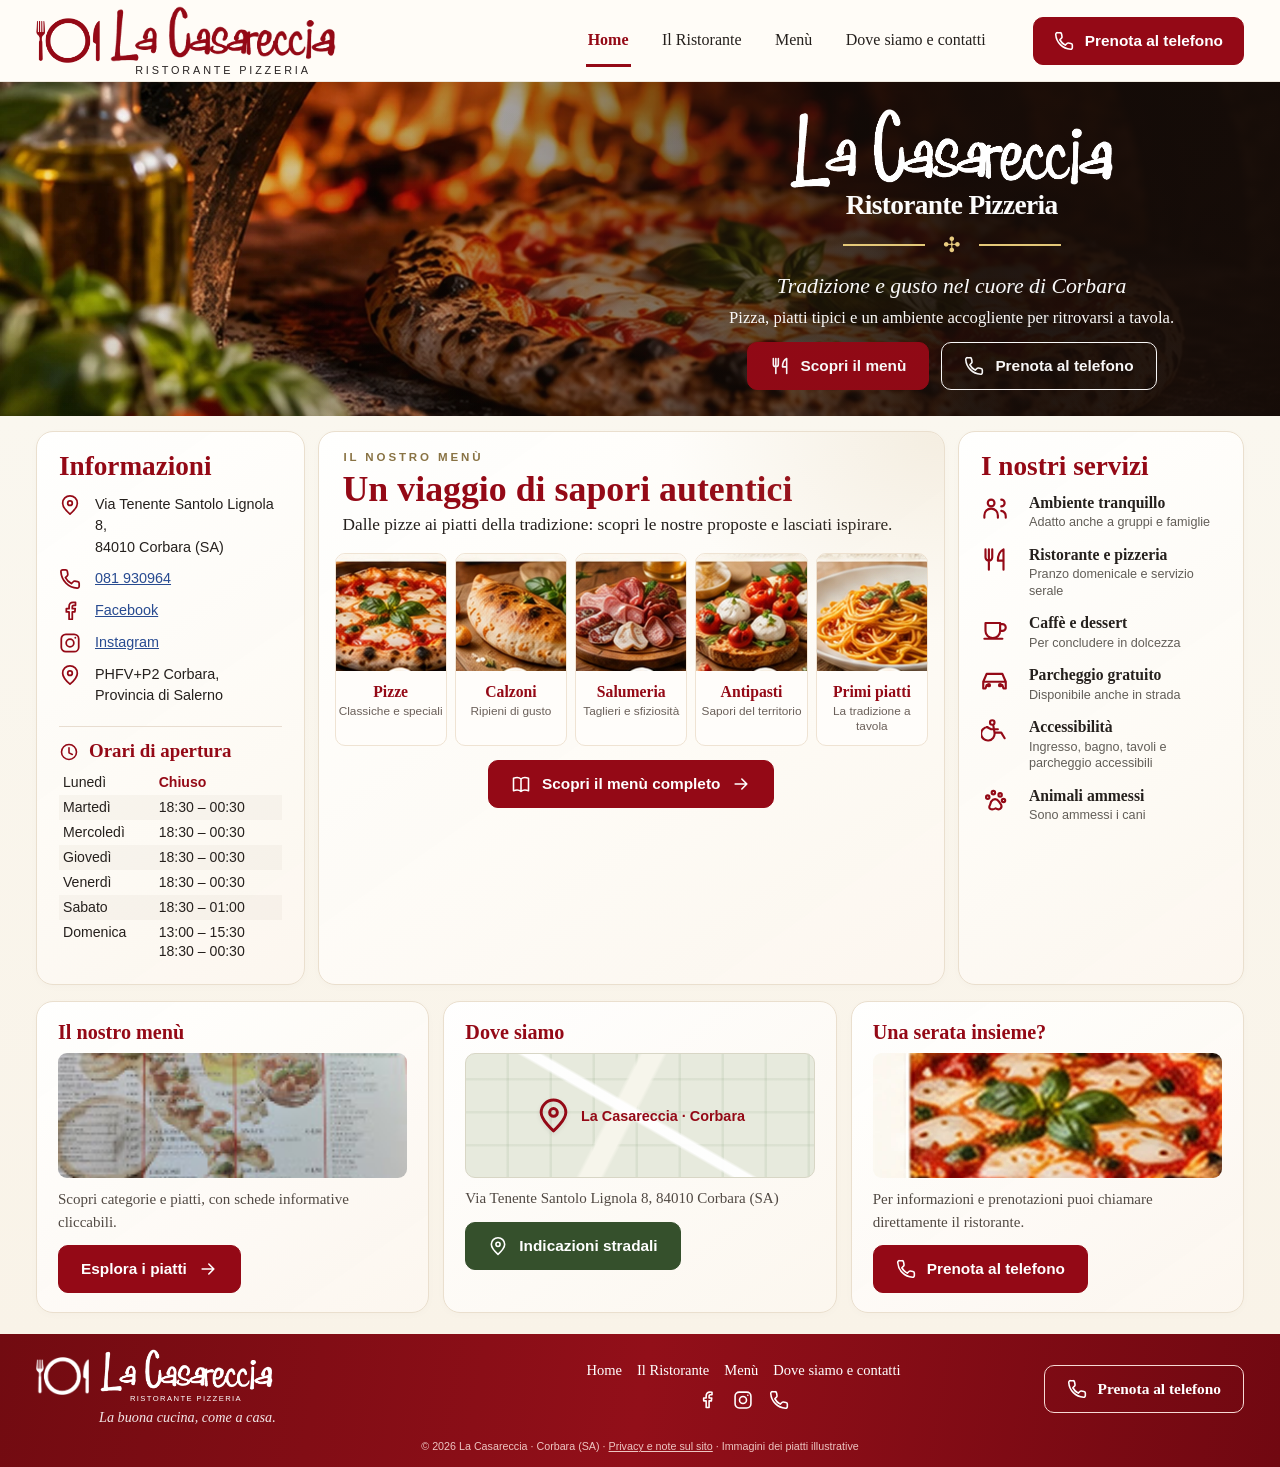
<file: index.html>
<!DOCTYPE html>

<html lang="it">
  <head>
    <meta charset="utf-8"/>
    <meta content="width=device-width,initial-scale=1,viewport-fit=cover" name="viewport"/>
    <meta content="#910b15" name="theme-color"/>
    <meta content="La Casareccia a Corbara: pizzeria e ristorante, menù, orari, accessibilità e contatti." name="description"/>
    <title>Ristorante Pizzeria | La Casareccia · Corbara</title>
    <link href="img/favicon.png" rel="icon" type="image/png"/>
    <link href="css/style.css" rel="stylesheet"/>
    <script defer="" src="js/menu-data.js">
    </script>
    <script defer="" src="js/site-config.js">
    </script>
    <script defer="" src="js/script.js">
    </script>
  </head>
  <body class="home-page">
    <a class="sr-only" href="#contenuto">Vai al contenuto principale</a>
    <header class="site-header">
      <div class="header-inner container">
        <a aria-label="La Casareccia, torna alla Home" class="brand" href="index.html"><span aria-hidden="true" class="brand-icon"></span><span><span class="brand-name" title="La Casareccia">La Casareccia</span><span class="brand-subtitle">RISTORANTE PIZZERIA</span></span>
        </a>
        <nav aria-label="Navigazione principale" class="nav-links">
          <a aria-current="page" href="index.html">Home</a>
          <a href="ristorante.html">Il Ristorante</a>
          <a href="menu.html">Menù</a>
          <a href="contatti.html">Dove siamo e contatti</a>
        </nav>
        <button class="btn header-cta" data-open-phone="" type="button"><svg
          aria-hidden="true"
          class="icon"
          fill="none"
          stroke="currentColor"
          stroke-linecap="round"
          stroke-linejoin="round"
          stroke-width="1.9"
          viewbox="0 0 24 24"
        >
            <path d="M22 16.9v3a2 2 0 0 1-2.2 2A19 19 0 0 1 2.1 4.2 2 2 0 0 1 4.1 2h3a2 2 0 0 1 2 1.7l.5 3a2 2 0 0 1-.6 1.8l-2 2a16 16 0 0 0 6.5 6.5l2-2a2 2 0 0 1 1.8-.6l3 .5a2 2 0 0 1 1.7 2Z">
            </path></svg> Prenota al telefono</button>
        <button
          aria-controls="mobile-navigation"
          aria-expanded="false"
          aria-label="Apri il menu di navigazione"
          class="menu-toggle"
          data-menu-toggle=""
          type="button"
        ><svg
          aria-hidden="true"
          class="icon"
          fill="none"
          stroke="currentColor"
          stroke-linecap="round"
          stroke-linejoin="round"
          stroke-width="1.9"
          viewbox="0 0 24 24"
        >
            <path d="M4 6h16M4 12h16M4 18h16">
            </path></svg>
        </button>
      </div>
    </header>
    <nav aria-label="Navigazione su smartphone" class="mobile-nav" id="mobile-navigation">
      <div class="mobile-nav-content">
        <a href="index.html">Home</a>
        <a href="ristorante.html">Il Ristorante</a>
        <a href="menu.html">Menù</a>
        <a href="contatti.html">Dove siamo e contatti</a>
        <button class="btn" data-open-phone="" type="button"><svg
          aria-hidden="true"
          class="icon"
          fill="none"
          stroke="currentColor"
          stroke-linecap="round"
          stroke-linejoin="round"
          stroke-width="1.9"
          viewbox="0 0 24 24"
        >
            <path d="M22 16.9v3a2 2 0 0 1-2.2 2A19 19 0 0 1 2.1 4.2 2 2 0 0 1 4.1 2h3a2 2 0 0 1 2 1.7l.5 3a2 2 0 0 1-.6 1.8l-2 2a16 16 0 0 0 6.5 6.5l2-2a2 2 0 0 1 1.8-.6l3 .5a2 2 0 0 1 1.7 2Z">
            </path></svg> Prenota al telefono</button>
      </div>
    </nav>
    <section class="hero">
      <div class="container hero-inner">
        <div class="hero-content">
          <h1><span class="hero-wordmark">La Casareccia</span><span class="hero-type">Ristorante Pizzeria</span>
          </h1>
          <div class="hero-divider">✣</div>
          <p class="hero-lead">Tradizione e gusto nel cuore di Corbara</p>
          <p class="hero-description">Pizza, piatti tipici e un ambiente accogliente per ritrovarsi a tavola.</p>
          <div class="hero-actions">
            <a class="btn" href="menu.html"><svg
              aria-hidden="true"
              class="icon"
              fill="none"
              stroke="currentColor"
              stroke-linecap="round"
              stroke-linejoin="round"
              stroke-width="1.9"
              viewbox="0 0 24 24"
            >
                <path d="M4 3v7a3 3 0 0 0 6 0V3M7 3v18M20 21V3c-4 2-5 5-5 10h5">
                </path></svg> Scopri il menù</a>
            <button class="btn btn-outline" data-open-phone="" type="button"><svg
              aria-hidden="true"
              class="icon"
              fill="none"
              stroke="currentColor"
              stroke-linecap="round"
              stroke-linejoin="round"
              stroke-width="1.9"
              viewbox="0 0 24 24"
            >
                <path d="M22 16.9v3a2 2 0 0 1-2.2 2A19 19 0 0 1 2.1 4.2 2 2 0 0 1 4.1 2h3a2 2 0 0 1 2 1.7l.5 3a2 2 0 0 1-.6 1.8l-2 2a16 16 0 0 0 6.5 6.5l2-2a2 2 0 0 1 1.8-.6l3 .5a2 2 0 0 1 1.7 2Z">
                </path></svg> Prenota al telefono</button>
          </div>
        </div>
      </div>
    </section>
    <main class="home-main" id="contenuto">
      <div class="container home-grid">
        <section aria-labelledby="info-title" class="surface home-panel">
          <h2 id="info-title">Informazioni</h2>
          <ul class="info-links">
            <li>
              <svg
                aria-hidden="true"
                class="icon"
                fill="none"
                stroke="currentColor"
                stroke-linecap="round"
                stroke-linejoin="round"
                stroke-width="1.9"
                viewbox="0 0 24 24"
              >
                <path d="M20 10c0 5-8 12-8 12S4 15 4 10a8 8 0 1 1 16 0Z">
                </path>
                <circle cx="12" cy="10" r="2.5">
                </circle>
              </svg>
              <span>Via Tenente Santolo Lignola 8,<br/>84010 Corbara (SA)</span>
            </li>
            <li>
              <svg
                aria-hidden="true"
                class="icon"
                fill="none"
                stroke="currentColor"
                stroke-linecap="round"
                stroke-linejoin="round"
                stroke-width="1.9"
                viewbox="0 0 24 24"
              >
                <path d="M22 16.9v3a2 2 0 0 1-2.2 2A19 19 0 0 1 2.1 4.2 2 2 0 0 1 4.1 2h3a2 2 0 0 1 2 1.7l.5 3a2 2 0 0 1-.6 1.8l-2 2a16 16 0 0 0 6.5 6.5l2-2a2 2 0 0 1 1.8-.6l3 .5a2 2 0 0 1 1.7 2Z">
                </path>
              </svg>
              <a href="tel:+39081930964">081 930964</a>
            </li>
            <li>
              <svg aria-hidden="true" class="icon" viewBox="0 0 24 24" fill="currentColor">
                <path d="M14.5 21v-8h2.8l.4-3.5h-3.2V7.4c0-.97.27-1.63 1.69-1.63H18V2.64a24 24 0 0 0-2.62-.14c-2.6 0-4.38 1.59-4.38 4.5v2.5H8v3.5h3V21h3.5z"/>
              </svg>
              <a href="https://www.facebook.com/p/La-Casareccia-100083202442578/?locale=it_IT" rel="noopener noreferrer" target="_blank">Facebook</a>
            </li>
            <li>
              <svg aria-hidden="true" class="icon" viewBox="0 0 24 24" fill="none" stroke="currentColor" stroke-width="1.9" stroke-linecap="round" stroke-linejoin="round">
                <rect x="2.5" y="2.5" width="19" height="19" rx="5"/>
                <circle cx="12" cy="12" r="4.2"/>
                <circle cx="17.8" cy="6.3" r="1" fill="currentColor" stroke="none"/>
              </svg>
              <a href="https://www.instagram.com/lacasarecciaristopizza/" rel="noopener noreferrer" target="_blank">Instagram</a>
            </li>
            <li>
              <svg
                aria-hidden="true"
                class="icon"
                fill="none"
                stroke="currentColor"
                stroke-linecap="round"
                stroke-linejoin="round"
                stroke-width="1.9"
                viewbox="0 0 24 24"
              >
                <path d="M20 10c0 5-8 12-8 12S4 15 4 10a8 8 0 1 1 16 0Z">
                </path>
                <circle cx="12" cy="10" r="2.5">
                </circle>
              </svg>
              <span>PHFV+P2 Corbara, Provincia di Salerno</span>
            </li>
          </ul>
          <hr class="home-divider"/>
          <h3 class="hours-heading"><svg
            aria-hidden="true"
            class="icon"
            fill="none"
            stroke="currentColor"
            stroke-linecap="round"
            stroke-linejoin="round"
            stroke-width="1.9"
            viewbox="0 0 24 24"
          >
              <circle cx="12" cy="12" r="9">
              </circle>
              <path d="M12 7v6l4 2">
              </path></svg> Orari di apertura</h3>
          <table class="opening-table">
            <caption class="sr-only">Orari di apertura da lunedì a domenica</caption>
            <tbody>
              <tr>
                <td>Lunedì</td>
                <td class="closed">Chiuso</td>
              </tr>
              <tr>
                <td>Martedì</td>
                <td>18:30 – 00:30</td>
              </tr>
              <tr>
                <td>Mercoledì</td>
                <td>18:30 – 00:30</td>
              </tr>
              <tr>
                <td>Giovedì</td>
                <td>18:30 – 00:30</td>
              </tr>
              <tr>
                <td>Venerdì</td>
                <td>18:30 – 00:30</td>
              </tr>
              <tr>
                <td>Sabato</td>
                <td>18:30 – 01:00</td>
              </tr>
              <tr>
                <td>Domenica</td>
                <td>13:00 – 15:30<span class="hours-extra">18:30 – 00:30</span>
                </td>
              </tr>
            </tbody>
          </table>
        </section>
        <section aria-labelledby="home-menu-title" class="surface home-menu">
          <span class="eyebrow">Il nostro menù</span>
          <h2 id="home-menu-title">Un viaggio di sapori autentici</h2>
          <p class="lead">Dalle pizze ai piatti della tradizione: scopri le nostre proposte e lasciati ispirare.</p>
          <div class="home-categories">
            <a class="category-teaser" href="menu.html#pizza"><img alt="Fotografia illustrativa: pizze" height="117" loading="lazy" src="img/special-pizza.webp" width="155"/><strong>Pizze</strong><small>Classiche e speciali</small>
            </a>
            <a class="category-teaser" href="menu.html#calzoni"><img alt="Fotografia illustrativa: calzoni" height="117" loading="lazy" src="img/special-calzone.webp" width="155"/><strong>Calzoni</strong><small>Ripieni di gusto</small>
            </a>
            <a class="category-teaser" href="menu.html#salumeria"><img alt="Fotografia illustrativa: salumeria" height="117" loading="lazy" src="img/special-salumi.webp" width="155"/><strong>Salumeria</strong><small>Taglieri e sfiziosità</small>
            </a>
            <a class="category-teaser" href="menu.html#antipasti"><img alt="Fotografia illustrativa: antipasti" height="117" loading="lazy" src="img/special-antipasti.webp" width="155"/><strong>Antipasti</strong><small>Sapori del territorio</small>
            </a>
            <a class="category-teaser" href="menu.html#primi"><img alt="Fotografia illustrativa: primi piatti" height="117" loading="lazy" src="img/special-primi.webp" width="155"/><strong>Primi piatti</strong><small>La tradizione a tavola</small>
            </a>
          </div>
          <a class="btn menu-promo-action" href="menu.html"><svg
            aria-hidden="true"
            class="icon"
            fill="none"
            stroke="currentColor"
            stroke-linecap="round"
            stroke-linejoin="round"
            stroke-width="1.9"
            viewbox="0 0 24 24"
          >
              <path d="M12 6c-2-2-6-2-9-1v15c3-1 7-1 9 1 2-2 6-2 9-1V5c-3-1-7-1-9 1Zm0 0v15">
              </path></svg> Scopri il menù completo <svg
                aria-hidden="true"
                class="icon"
                fill="none"
                stroke="currentColor"
                stroke-linecap="round"
                stroke-linejoin="round"
                stroke-width="1.9"
                viewbox="0 0 24 24"
              >
              <path d="M5 12h14m-6-6 6 6-6 6">
              </path></svg>
          </a>
        </section>
        <section aria-labelledby="servizi-title" class="surface home-panel services-panel">
          <h2 id="servizi-title">I nostri servizi</h2>
          <div class="services-list">
            <div class="service-item">
              <svg
                aria-hidden="true"
                class="icon service-icon"
                fill="none"
                stroke="currentColor"
                stroke-linecap="round"
                stroke-linejoin="round"
                stroke-width="1.9"
                viewbox="0 0 24 24"
              >
                <circle cx="9" cy="8" r="3">
                </circle>
                <path d="M3 21v-2a6 6 0 0 1 12 0v2M18 11a3 3 0 0 0 0-6M18 15a5 5 0 0 1 4 5v1">
                </path>
              </svg>
              <div>
                <strong>Ambiente tranquillo</strong>
                <span>Adatto anche a gruppi e famiglie</span>
              </div>
            </div>
            <div class="service-item">
              <svg
                aria-hidden="true"
                class="icon service-icon"
                fill="none"
                stroke="currentColor"
                stroke-linecap="round"
                stroke-linejoin="round"
                stroke-width="1.9"
                viewbox="0 0 24 24"
              >
                <path d="M4 3v7a3 3 0 0 0 6 0V3M7 3v18M20 21V3c-4 2-5 5-5 10h5">
                </path>
              </svg>
              <div>
                <strong>Ristorante e pizzeria</strong>
                <span>Pranzo domenicale e servizio serale</span>
              </div>
            </div>
            <div class="service-item">
              <svg
                aria-hidden="true"
                class="icon service-icon"
                fill="none"
                stroke="currentColor"
                stroke-linecap="round"
                stroke-linejoin="round"
                stroke-width="1.9"
                viewbox="0 0 24 24"
              >
                <path d="M4 8h13v7a6 6 0 0 1-13 0zM17 9h2a3 3 0 0 1 0 6h-2M3 22h16">
                </path>
              </svg>
              <div>
                <strong>Caffè e dessert</strong>
                <span>Per concludere in dolcezza</span>
              </div>
            </div>
            <div class="service-item">
              <svg
                aria-hidden="true"
                class="icon service-icon"
                fill="none"
                stroke="currentColor"
                stroke-linecap="round"
                stroke-linejoin="round"
                stroke-width="1.9"
                viewbox="0 0 24 24"
              >
                <path d="m5 17-1 3H2v-6l3-7h14l3 7v6h-2l-1-3M3 14h18">
                </path>
                <circle cx="7" cy="17" r="1">
                </circle>
                <circle cx="17" cy="17" r="1">
                </circle>
              </svg>
              <div>
                <strong>Parcheggio gratuito</strong>
                <span>Disponibile anche in strada</span>
              </div>
            </div>
            <div class="service-item">
              <svg
                aria-hidden="true"
                class="icon service-icon"
                fill="none"
                stroke="currentColor"
                stroke-linecap="round"
                stroke-linejoin="round"
                stroke-width="1.9"
                viewbox="0 0 24 24"
              >
                <circle cx="10" cy="4" r="2">
                </circle>
                <path d="m11 7 1 6h6l3 5M12 13a6 6 0 1 1-6-5M5 8l4 2h6">
                </path>
              </svg>
              <div>
                <strong>Accessibilità</strong>
                <span>Ingresso, bagno, tavoli e parcheggio accessibili</span>
              </div>
            </div>
            <div class="service-item">
              <svg
                aria-hidden="true"
                class="icon service-icon"
                fill="none"
                stroke="currentColor"
                stroke-linecap="round"
                stroke-linejoin="round"
                stroke-width="1.9"
                viewbox="0 0 24 24"
              >
                <circle cx="6" cy="9" r="1.5">
                </circle>
                <circle cx="11" cy="5" r="1.5">
                </circle>
                <circle cx="17" cy="7" r="1.5">
                </circle>
                <circle cx="20" cy="12" r="1.5">
                </circle>
                <path d="M9 13c2-3 5-3 7 0l2 3c1 3-2 5-5 3-4 2-7 0-5-3l1-3Z">
                </path>
              </svg>
              <div>
                <strong>Animali ammessi</strong>
                <span>Sono ammessi i cani</span>
              </div>
            </div>
          </div>
        </section>
      </div>
      <div class="container home-lower">
        <article class="surface">
          <h3>Il nostro menù</h3>
          <img
            alt="Fotografia originale del menù cartaceo della Casareccia"
            class="mini-photo"
            loading="lazy"
            src="img/menu-originale.jpg"
          />
          <p>Scopri categorie e piatti, con schede informative cliccabili.</p>
          <a class="btn" href="menu.html">Esplora i piatti <svg
            aria-hidden="true"
            class="icon"
            fill="none"
            stroke="currentColor"
            stroke-linecap="round"
            stroke-linejoin="round"
            stroke-width="1.9"
            viewbox="0 0 24 24"
          >
              <path d="M5 12h14m-6-6 6 6-6 6">
              </path></svg>
          </a>
        </article>
        <article class="surface">
          <h3>Dove siamo</h3>
          <div class="mini-map">
            <svg
              aria-hidden="true"
              class="icon"
              fill="none"
              stroke="currentColor"
              stroke-linecap="round"
              stroke-linejoin="round"
              stroke-width="1.9"
              viewbox="0 0 24 24"
            >
              <path d="M20 10c0 5-8 12-8 12S4 15 4 10a8 8 0 1 1 16 0Z">
              </path>
              <circle cx="12" cy="10" r="2.5">
              </circle>
            </svg> La Casareccia · Corbara</div>
          <p>Via Tenente Santolo Lignola 8, 84010 Corbara (SA)</p>
          <a
            class="btn btn-green"
            href="https://www.google.com/maps/search/?api=1&amp;query=Via+Tenente+Santolo+Lignola+8+Corbara+SA"
            rel="noopener noreferrer"
            target="_blank"
          ><svg
            aria-hidden="true"
            class="icon"
            fill="none"
            stroke="currentColor"
            stroke-linecap="round"
            stroke-linejoin="round"
            stroke-width="1.9"
            viewbox="0 0 24 24"
          >
              <path d="M20 10c0 5-8 12-8 12S4 15 4 10a8 8 0 1 1 16 0Z">
              </path>
              <circle cx="12" cy="10" r="2.5">
              </circle></svg> Indicazioni stradali</a>
        </article>
        <article class="surface">
          <h3>Una serata insieme?</h3>
          <img alt="Pizza fotografata a scopo illustrativo" class="mini-photo" loading="lazy" src="img/special-pizza.webp"/>
          <p>Per informazioni e prenotazioni puoi chiamare direttamente il ristorante.</p>
          <button class="btn" data-open-phone="" type="button"><svg
            aria-hidden="true"
            class="icon"
            fill="none"
            stroke="currentColor"
            stroke-linecap="round"
            stroke-linejoin="round"
            stroke-width="1.9"
            viewbox="0 0 24 24"
          >
              <path d="M22 16.9v3a2 2 0 0 1-2.2 2A19 19 0 0 1 2.1 4.2 2 2 0 0 1 4.1 2h3a2 2 0 0 1 2 1.7l.5 3a2 2 0 0 1-.6 1.8l-2 2a16 16 0 0 0 6.5 6.5l2-2a2 2 0 0 1 1.8-.6l3 .5a2 2 0 0 1 1.7 2Z">
              </path></svg> Prenota al telefono</button>
        </article>
      </div>
    </main>
    <footer class="site-footer">
      <div class="footer-inner container">
        <div>
          <div class="brand footer-brand">
            <span aria-hidden="true" class="brand-icon">
            </span>
            <span><span class="brand-name" title="La Casareccia">La Casareccia</span><span class="brand-subtitle">RISTORANTE PIZZERIA</span>
            </span>
          </div>
          <p class="footer-tagline">La buona cucina, come a casa.</p>
        </div>
        <div class="footer-center">
          <nav aria-label="Navigazione a piè di pagina" class="footer-links">
            <a href="index.html">Home</a>
            <a href="ristorante.html">Il Ristorante</a>
            <a href="menu.html">Menù</a>
            <a href="contatti.html">Dove siamo e contatti</a>
          </nav>
          <div class="footer-social">
            <a aria-label="Facebook" href="https://www.facebook.com/p/La-Casareccia-100083202442578/?locale=it_IT" rel="noopener noreferrer" target="_blank">
              <svg aria-hidden="true" class="icon" viewBox="0 0 24 24" fill="currentColor">
                <path d="M14.5 21v-8h2.8l.4-3.5h-3.2V7.4c0-.97.27-1.63 1.69-1.63H18V2.64a24 24 0 0 0-2.62-.14c-2.6 0-4.38 1.59-4.38 4.5v2.5H8v3.5h3V21h3.5z"/>
              </svg>
            </a>
            <a aria-label="Instagram" href="https://www.instagram.com/lacasarecciaristopizza/" rel="noopener noreferrer" target="_blank">
              <svg aria-hidden="true" class="icon" viewBox="0 0 24 24" fill="none" stroke="currentColor" stroke-width="1.9" stroke-linecap="round" stroke-linejoin="round">
                <rect x="2.5" y="2.5" width="19" height="19" rx="5"/>
                <circle cx="12" cy="12" r="4.2"/>
                <circle cx="17.8" cy="6.3" r="1" fill="currentColor" stroke="none"/>
              </svg>
            </a>
            <a aria-label="Chiama La Casareccia" href="tel:+39081930964"><svg
              aria-hidden="true"
              class="icon"
              fill="none"
              stroke="currentColor"
              stroke-linecap="round"
              stroke-linejoin="round"
              stroke-width="1.9"
              viewbox="0 0 24 24"
            >
                <path d="M22 16.9v3a2 2 0 0 1-2.2 2A19 19 0 0 1 2.1 4.2 2 2 0 0 1 4.1 2h3a2 2 0 0 1 2 1.7l.5 3a2 2 0 0 1-.6 1.8l-2 2a16 16 0 0 0 6.5 6.5l2-2a2 2 0 0 1 1.8-.6l3 .5a2 2 0 0 1 1.7 2Z">
                </path></svg>
            </a>
          </div>
        </div>
        <div class="footer-end">
          <button class="btn btn-outline" data-open-phone="" type="button"><svg
            aria-hidden="true"
            class="icon"
            fill="none"
            stroke="currentColor"
            stroke-linecap="round"
            stroke-linejoin="round"
            stroke-width="1.9"
            viewbox="0 0 24 24"
          >
              <path d="M22 16.9v3a2 2 0 0 1-2.2 2A19 19 0 0 1 2.1 4.2 2 2 0 0 1 4.1 2h3a2 2 0 0 1 2 1.7l.5 3a2 2 0 0 1-.6 1.8l-2 2a16 16 0 0 0 6.5 6.5l2-2a2 2 0 0 1 1.8-.6l3 .5a2 2 0 0 1 1.7 2Z">
              </path></svg> Prenota al telefono</button>
        </div>
      </div>
      <div class="footer-copy container">© <span data-current-year="">2026</span> La Casareccia · Corbara (SA) · <a href="privacy.html" style="color:inherit">Privacy e note sul sito</a> · Immagini dei piatti illustrative</div>
    </footer>
    <div class="mobile-bottom-cta">
      <a class="btn btn-outline" href="menu.html"><svg
        aria-hidden="true"
        class="icon"
        fill="none"
        stroke="currentColor"
        stroke-linecap="round"
        stroke-linejoin="round"
        stroke-width="1.9"
        viewbox="0 0 24 24"
      >
          <path d="M4 3v7a3 3 0 0 0 6 0V3M7 3v18M20 21V3c-4 2-5 5-5 10h5">
          </path></svg> Il menù</a>
      <button class="btn" data-open-phone="" type="button"><svg
        aria-hidden="true"
        class="icon"
        fill="none"
        stroke="currentColor"
        stroke-linecap="round"
        stroke-linejoin="round"
        stroke-width="1.9"
        viewbox="0 0 24 24"
      >
          <path d="M22 16.9v3a2 2 0 0 1-2.2 2A19 19 0 0 1 2.1 4.2 2 2 0 0 1 4.1 2h3a2 2 0 0 1 2 1.7l.5 3a2 2 0 0 1-.6 1.8l-2 2a16 16 0 0 0 6.5 6.5l2-2a2 2 0 0 1 1.8-.6l3 .5a2 2 0 0 1 1.7 2Z">
          </path></svg> Chiama e prenota</button>
    </div>
    <dialog aria-labelledby="dish-dialog-title" id="dish-dialog">
      <button aria-label="Chiudi dettagli piatto" class="dialog-close" data-close-dialog="" type="button"><svg
        aria-hidden="true"
        class="icon"
        fill="none"
        stroke="currentColor"
        stroke-linecap="round"
        stroke-linejoin="round"
        stroke-width="1.9"
        viewbox="0 0 24 24"
      >
          <path d="M18 6 6 18M6 6l12 12">
          </path></svg>
      </button>
      <div id="dish-dialog-body">
      </div>
    </dialog>
    <dialog aria-labelledby="phone-dialog-title" class="phone-modal" id="phone-dialog">
      <button aria-label="Chiudi il popup dei contatti" class="dialog-close" data-close-dialog="" type="button">
<svg
  aria-hidden="true"
  class="icon"
  fill="none"
  stroke="currentColor"
  stroke-linecap="round"
  stroke-linejoin="round"
  stroke-width="1.9"
  viewbox="0 0 24 24"
>
          <path d="M18 6 6 18M6 6l12 12">
          </path></svg>
</button>
      <div class="phone-modal-body">
        <span aria-hidden="true" class="phone-modal-icon">
<svg
  class="icon"
  fill="none"
  stroke="currentColor"
  stroke-linecap="round"
  stroke-linejoin="round"
  stroke-width="1.9"
  viewbox="0 0 24 24"
>
            <path d="M22 16.9v3a2 2 0 0 1-2.2 2A19 19 0 0 1 2.1 4.2 2 2 0 0 1 4.1 2h3a2 2 0 0 1 2 1.7l.5 3a2 2 0 0 1-.6 1.8l-2 2a16 16 0 0 0 6.5 6.5l2-2a2 2 0 0 1 1.8-.6l3 .5a2 2 0 0 1 1.7 2Z">
            </path></svg>
</span>
        <p class="eyebrow">La Casareccia · Corbara</p>
        <h2 id="phone-dialog-title">Prenota al telefono</h2>
        <p>Per prenotare un tavolo, contattaci durante gli orari di apertura. Saremo felici di aiutarti.</p>
        <a aria-label="Chiama il ristorante al numero 081 930964" class="phone-number" href="tel:+39081930964">081 930964</a>
        <div class="phone-modal-actions">
          <a class="btn" href="tel:+39081930964">Chiama ora</a>
          <a class="btn btn-light" href="contatti.html#prenota-whatsapp">Contatti e WhatsApp <span aria-hidden="true">→</span>
          </a>
        </div>
        <p class="phone-modal-note">Nessuna prenotazione viene inviata da questo sito. La disponibilità è confermata direttamente dal ristorante.</p>
      </div>
    </dialog>
  </body>
</html>
</file>
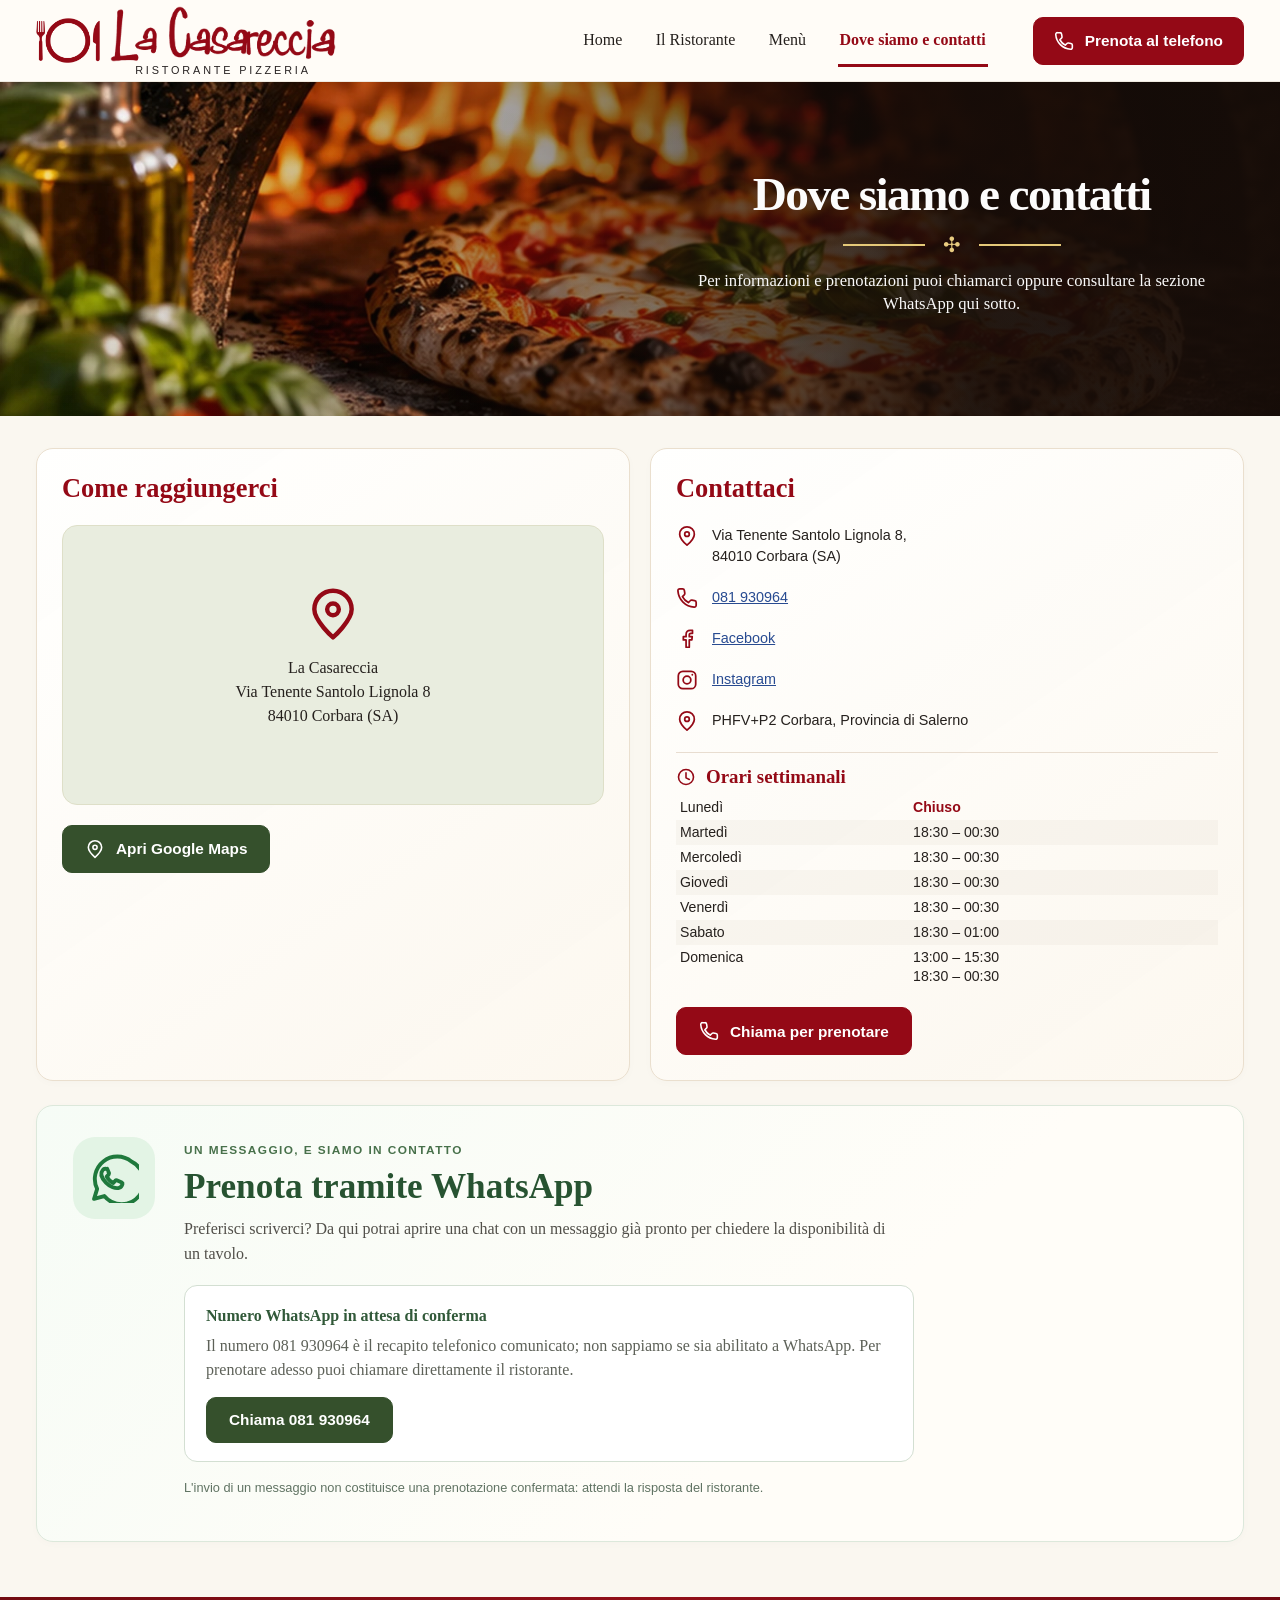
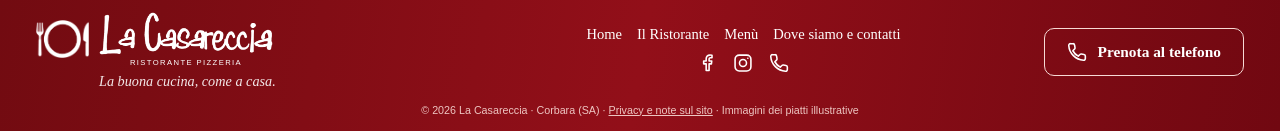
<file: contatti.html>
<!DOCTYPE html>

<html lang="it">
  <head>
    <meta charset="utf-8"/>
    <meta content="width=device-width,initial-scale=1,viewport-fit=cover" name="viewport"/>
    <meta content="#910b15" name="theme-color"/>
    <meta content="Indirizzo, telefono e orari di La Casareccia a Corbara." name="description"/>
    <title>Dove siamo e contatti | La Casareccia · Corbara</title>
    <link href="img/favicon.png" rel="icon" type="image/png"/>
    <link href="css/style.css" rel="stylesheet"/>
    <script defer="" src="js/menu-data.js">
    </script>
    <script defer="" src="js/site-config.js">
    </script>
    <script defer="" src="js/script.js">
    </script>
  </head>
  <body class="">
    <a class="sr-only" href="#contenuto">Vai al contenuto principale</a>
    <header class="site-header">
      <div class="header-inner container">
        <a aria-label="La Casareccia, torna alla Home" class="brand" href="index.html"><span aria-hidden="true" class="brand-icon"></span><span><span class="brand-name" title="La Casareccia">La Casareccia</span><span class="brand-subtitle">RISTORANTE PIZZERIA</span></span>
        </a>
        <nav aria-label="Navigazione principale" class="nav-links">
          <a href="index.html">Home</a>
          <a href="ristorante.html">Il Ristorante</a>
          <a href="menu.html">Menù</a>
          <a aria-current="page" href="contatti.html">Dove siamo e contatti</a>
        </nav>
        <button class="btn header-cta" data-open-phone="" type="button"><svg
          aria-hidden="true"
          class="icon"
          fill="none"
          stroke="currentColor"
          stroke-linecap="round"
          stroke-linejoin="round"
          stroke-width="1.9"
          viewbox="0 0 24 24"
        >
            <path d="M22 16.9v3a2 2 0 0 1-2.2 2A19 19 0 0 1 2.1 4.2 2 2 0 0 1 4.1 2h3a2 2 0 0 1 2 1.7l.5 3a2 2 0 0 1-.6 1.8l-2 2a16 16 0 0 0 6.5 6.5l2-2a2 2 0 0 1 1.8-.6l3 .5a2 2 0 0 1 1.7 2Z">
            </path></svg> Prenota al telefono</button>
        <button
          aria-controls="mobile-navigation"
          aria-expanded="false"
          aria-label="Apri il menu di navigazione"
          class="menu-toggle"
          data-menu-toggle=""
          type="button"
        ><svg
          aria-hidden="true"
          class="icon"
          fill="none"
          stroke="currentColor"
          stroke-linecap="round"
          stroke-linejoin="round"
          stroke-width="1.9"
          viewbox="0 0 24 24"
        >
            <path d="M4 6h16M4 12h16M4 18h16">
            </path></svg>
        </button>
      </div>
    </header>
    <nav aria-label="Navigazione su smartphone" class="mobile-nav" id="mobile-navigation">
      <div class="mobile-nav-content">
        <a href="index.html">Home</a>
        <a href="ristorante.html">Il Ristorante</a>
        <a href="menu.html">Menù</a>
        <a href="contatti.html">Dove siamo e contatti</a>
        <button class="btn" data-open-phone="" type="button"><svg
          aria-hidden="true"
          class="icon"
          fill="none"
          stroke="currentColor"
          stroke-linecap="round"
          stroke-linejoin="round"
          stroke-width="1.9"
          viewbox="0 0 24 24"
        >
            <path d="M22 16.9v3a2 2 0 0 1-2.2 2A19 19 0 0 1 2.1 4.2 2 2 0 0 1 4.1 2h3a2 2 0 0 1 2 1.7l.5 3a2 2 0 0 1-.6 1.8l-2 2a16 16 0 0 0 6.5 6.5l2-2a2 2 0 0 1 1.8-.6l3 .5a2 2 0 0 1 1.7 2Z">
            </path></svg> Prenota al telefono</button>
      </div>
    </nav>
    <section aria-label="Introduzione ai contatti" class="hero hero-small">
      <div class="container hero-inner">
        <div class="hero-content">
          <h1>Dove siamo e contatti</h1>
          <div class="hero-divider">✣</div>
          <p class="hero-description">Per informazioni e prenotazioni puoi chiamarci oppure consultare la sezione WhatsApp qui sotto.</p>
        </div>
      </div>
    </section>
    <main class="subpage-main" id="contenuto">
      <div class="container">
        <div class="contact-layout">
          <section class="surface contact-box">
            <h2>Come raggiungerci</h2>
            <div class="contact-map">
              <svg
                aria-hidden="true"
                class="icon"
                fill="none"
                stroke="currentColor"
                stroke-linecap="round"
                stroke-linejoin="round"
                stroke-width="1.9"
                viewbox="0 0 24 24"
              >
                <path d="M20 10c0 5-8 12-8 12S4 15 4 10a8 8 0 1 1 16 0Z">
                </path>
                <circle cx="12" cy="10" r="2.5">
                </circle>
              </svg>
              <p>La Casareccia<br/>Via Tenente Santolo Lignola 8<br/>84010 Corbara (SA)</p>
            </div>
            <a
              class="btn btn-green"
              href="https://www.google.com/maps/search/?api=1&amp;query=Via+Tenente+Santolo+Lignola+8+Corbara+SA"
              rel="noopener noreferrer"
              target="_blank"
            ><svg
              aria-hidden="true"
              class="icon"
              fill="none"
              stroke="currentColor"
              stroke-linecap="round"
              stroke-linejoin="round"
              stroke-width="1.9"
              viewbox="0 0 24 24"
            >
                <path d="M20 10c0 5-8 12-8 12S4 15 4 10a8 8 0 1 1 16 0Z">
                </path>
                <circle cx="12" cy="10" r="2.5">
                </circle></svg> Apri Google Maps</a>
          </section>
          <section class="surface contact-box" id="contatti">
            <h2>Contattaci</h2>
            <ul class="info-links">
              <li>
                <svg
                  aria-hidden="true"
                  class="icon"
                  fill="none"
                  stroke="currentColor"
                  stroke-linecap="round"
                  stroke-linejoin="round"
                  stroke-width="1.9"
                  viewbox="0 0 24 24"
                >
                  <path d="M20 10c0 5-8 12-8 12S4 15 4 10a8 8 0 1 1 16 0Z">
                  </path>
                  <circle cx="12" cy="10" r="2.5">
                  </circle>
                </svg>
                <span>Via Tenente Santolo Lignola 8,<br/>84010 Corbara (SA)</span>
              </li>
              <li>
                <svg
                  aria-hidden="true"
                  class="icon"
                  fill="none"
                  stroke="currentColor"
                  stroke-linecap="round"
                  stroke-linejoin="round"
                  stroke-width="1.9"
                  viewbox="0 0 24 24"
                >
                  <path d="M22 16.9v3a2 2 0 0 1-2.2 2A19 19 0 0 1 2.1 4.2 2 2 0 0 1 4.1 2h3a2 2 0 0 1 2 1.7l.5 3a2 2 0 0 1-.6 1.8l-2 2a16 16 0 0 0 6.5 6.5l2-2a2 2 0 0 1 1.8-.6l3 .5a2 2 0 0 1 1.7 2Z">
                  </path>
                </svg>
                <a href="tel:+39081930964">081 930964</a>
              </li>
              <li>
                <svg aria-hidden="true" class="icon" viewBox="0 0 24 24" fill="currentColor">
                  <path d="M14.5 21v-8h2.8l.4-3.5h-3.2V7.4c0-.97.27-1.63 1.69-1.63H18V2.64a24 24 0 0 0-2.62-.14c-2.6 0-4.38 1.59-4.38 4.5v2.5H8v3.5h3V21h3.5z"/>
                </svg>
                <a href="https://www.facebook.com/p/La-Casareccia-100083202442578/?locale=it_IT" rel="noopener noreferrer" target="_blank">Facebook</a>
              </li>
              <li>
                <svg aria-hidden="true" class="icon" viewBox="0 0 24 24" fill="none" stroke="currentColor" stroke-width="1.9" stroke-linecap="round" stroke-linejoin="round">
                  <rect x="2.5" y="2.5" width="19" height="19" rx="5"/>
                  <circle cx="12" cy="12" r="4.2"/>
                  <circle cx="17.8" cy="6.3" r="1" fill="currentColor" stroke="none"/>
                </svg>
                <a href="https://www.instagram.com/lacasarecciaristopizza/" rel="noopener noreferrer" target="_blank">Instagram</a>
              </li>
              <li>
                <svg
                  aria-hidden="true"
                  class="icon"
                  fill="none"
                  stroke="currentColor"
                  stroke-linecap="round"
                  stroke-linejoin="round"
                  stroke-width="1.9"
                  viewbox="0 0 24 24"
                >
                  <path d="M20 10c0 5-8 12-8 12S4 15 4 10a8 8 0 1 1 16 0Z">
                  </path>
                  <circle cx="12" cy="10" r="2.5">
                  </circle>
                </svg>
                <span>PHFV+P2 Corbara, Provincia di Salerno</span>
              </li>
            </ul>
            <hr class="home-divider"/>
            <h3 class="hours-heading"><svg
              aria-hidden="true"
              class="icon"
              fill="none"
              stroke="currentColor"
              stroke-linecap="round"
              stroke-linejoin="round"
              stroke-width="1.9"
              viewbox="0 0 24 24"
            >
                <circle cx="12" cy="12" r="9">
                </circle>
                <path d="M12 7v6l4 2">
                </path></svg> Orari settimanali</h3>
            <table class="opening-table">
              <caption class="sr-only">Orari di apertura da lunedì a domenica</caption>
              <tbody>
                <tr>
                  <td>Lunedì</td>
                  <td class="closed">Chiuso</td>
                </tr>
                <tr>
                  <td>Martedì</td>
                  <td>18:30 – 00:30</td>
                </tr>
                <tr>
                  <td>Mercoledì</td>
                  <td>18:30 – 00:30</td>
                </tr>
                <tr>
                  <td>Giovedì</td>
                  <td>18:30 – 00:30</td>
                </tr>
                <tr>
                  <td>Venerdì</td>
                  <td>18:30 – 00:30</td>
                </tr>
                <tr>
                  <td>Sabato</td>
                  <td>18:30 – 01:00</td>
                </tr>
                <tr>
                  <td>Domenica</td>
                  <td>13:00 – 15:30<span class="hours-extra">18:30 – 00:30</span>
                  </td>
                </tr>
              </tbody>
            </table>
            <a class="btn" href="tel:+39081930964" style="margin-top:18px"><svg
              aria-hidden="true"
              class="icon"
              fill="none"
              stroke="currentColor"
              stroke-linecap="round"
              stroke-linejoin="round"
              stroke-width="1.9"
              viewbox="0 0 24 24"
            >
                <path d="M22 16.9v3a2 2 0 0 1-2.2 2A19 19 0 0 1 2.1 4.2 2 2 0 0 1 4.1 2h3a2 2 0 0 1 2 1.7l.5 3a2 2 0 0 1-.6 1.8l-2 2a16 16 0 0 0 6.5 6.5l2-2a2 2 0 0 1 1.8-.6l3 .5a2 2 0 0 1 1.7 2Z">
                </path></svg> Chiama per prenotare</a>
          </section>
        </div>
        <section aria-labelledby="whatsapp-title" class="surface whatsapp-section" id="prenota-whatsapp">
          <div aria-hidden="true" class="whatsapp-symbol">
            <svg
              class="icon"
              fill="none"
              stroke="currentColor"
              stroke-linecap="round"
              stroke-linejoin="round"
              stroke-width="1.8"
              viewbox="0 0 24 24"
            >
              <path d="M20.3 3.7A11 11 0 0 0 3.5 17.1L2 22l5-1.4A11 11 0 1 0 20.3 3.7Z">
              </path>
              <path d="M8.4 7.7c-.3-.6-.6-.5-1-.5-.5 0-.9.3-1.2.7-1.4 1.7-.2 4.2 1.6 6.1 1.9 2 4.8 3.2 6.6 2.5.6-.2 1.3-1.2 1.5-1.8.1-.3 0-.5-.3-.7l-2.5-1.1c-.3-.1-.5 0-.7.2l-1 1.1c-1.3-.6-2.5-1.8-3.2-3.1l.9-1c.2-.3.3-.5.2-.8l-.9-2.1Z">
              </path>
            </svg>
          </div>
          <div class="whatsapp-copy">
            <span class="eyebrow">Un messaggio, e siamo in contatto</span>
            <h2 id="whatsapp-title">Prenota tramite WhatsApp</h2>
            <p>Preferisci scriverci? Da qui potrai aprire una chat con un messaggio già pronto per chiedere la disponibilità di un tavolo.</p>
            <a
              class="btn btn-whatsapp"
              data-whatsapp-action=""
              hidden=""
              href="#prenota-whatsapp"
              rel="noopener noreferrer"
              target="_blank"
            >Apri WhatsApp <span aria-hidden="true">↗</span>
            </a>
            <div class="whatsapp-pending" data-whatsapp-pending="" role="status">
              <strong>Numero WhatsApp in attesa di conferma</strong>
              <p>Il numero 081 930964 è il recapito telefonico comunicato; non sappiamo se sia abilitato a WhatsApp. Per prenotare adesso puoi chiamare direttamente il ristorante.</p>
              <a class="btn btn-green" href="tel:+39081930964">Chiama 081 930964</a>
            </div>
            <p class="whatsapp-footnote">L'invio di un messaggio non costituisce una prenotazione confermata: attendi la risposta del ristorante.</p>
          </div>
        </section>
      </div>
    </main>
    <footer class="site-footer">
      <div class="footer-inner container">
        <div>
          <div class="brand footer-brand">
            <span aria-hidden="true" class="brand-icon">
            </span>
            <span><span class="brand-name" title="La Casareccia">La Casareccia</span><span class="brand-subtitle">RISTORANTE PIZZERIA</span>
            </span>
          </div>
          <p class="footer-tagline">La buona cucina, come a casa.</p>
        </div>
        <div class="footer-center">
          <nav aria-label="Navigazione a piè di pagina" class="footer-links">
            <a href="index.html">Home</a>
            <a href="ristorante.html">Il Ristorante</a>
            <a href="menu.html">Menù</a>
            <a href="contatti.html">Dove siamo e contatti</a>
          </nav>
          <div class="footer-social">
            <a aria-label="Facebook" href="https://www.facebook.com/p/La-Casareccia-100083202442578/?locale=it_IT" rel="noopener noreferrer" target="_blank">
              <svg aria-hidden="true" class="icon" viewBox="0 0 24 24" fill="currentColor">
                <path d="M14.5 21v-8h2.8l.4-3.5h-3.2V7.4c0-.97.27-1.63 1.69-1.63H18V2.64a24 24 0 0 0-2.62-.14c-2.6 0-4.38 1.59-4.38 4.5v2.5H8v3.5h3V21h3.5z"/>
              </svg>
            </a>
            <a aria-label="Instagram" href="https://www.instagram.com/lacasarecciaristopizza/" rel="noopener noreferrer" target="_blank">
              <svg aria-hidden="true" class="icon" viewBox="0 0 24 24" fill="none" stroke="currentColor" stroke-width="1.9" stroke-linecap="round" stroke-linejoin="round">
                <rect x="2.5" y="2.5" width="19" height="19" rx="5"/>
                <circle cx="12" cy="12" r="4.2"/>
                <circle cx="17.8" cy="6.3" r="1" fill="currentColor" stroke="none"/>
              </svg>
            </a>
            <a aria-label="Chiama La Casareccia" href="tel:+39081930964"><svg
              aria-hidden="true"
              class="icon"
              fill="none"
              stroke="currentColor"
              stroke-linecap="round"
              stroke-linejoin="round"
              stroke-width="1.9"
              viewbox="0 0 24 24"
            >
                <path d="M22 16.9v3a2 2 0 0 1-2.2 2A19 19 0 0 1 2.1 4.2 2 2 0 0 1 4.1 2h3a2 2 0 0 1 2 1.7l.5 3a2 2 0 0 1-.6 1.8l-2 2a16 16 0 0 0 6.5 6.5l2-2a2 2 0 0 1 1.8-.6l3 .5a2 2 0 0 1 1.7 2Z">
                </path></svg>
            </a>
          </div>
        </div>
        <div class="footer-end">
          <button class="btn btn-outline" data-open-phone="" type="button"><svg
            aria-hidden="true"
            class="icon"
            fill="none"
            stroke="currentColor"
            stroke-linecap="round"
            stroke-linejoin="round"
            stroke-width="1.9"
            viewbox="0 0 24 24"
          >
              <path d="M22 16.9v3a2 2 0 0 1-2.2 2A19 19 0 0 1 2.1 4.2 2 2 0 0 1 4.1 2h3a2 2 0 0 1 2 1.7l.5 3a2 2 0 0 1-.6 1.8l-2 2a16 16 0 0 0 6.5 6.5l2-2a2 2 0 0 1 1.8-.6l3 .5a2 2 0 0 1 1.7 2Z">
              </path></svg> Prenota al telefono</button>
        </div>
      </div>
      <div class="footer-copy container">© <span data-current-year="">2026</span> La Casareccia · Corbara (SA) · <a href="privacy.html" style="color:inherit">Privacy e note sul sito</a> · Immagini dei piatti illustrative</div>
    </footer>
    <div class="mobile-bottom-cta">
      <a class="btn btn-outline" href="menu.html"><svg
        aria-hidden="true"
        class="icon"
        fill="none"
        stroke="currentColor"
        stroke-linecap="round"
        stroke-linejoin="round"
        stroke-width="1.9"
        viewbox="0 0 24 24"
      >
          <path d="M4 3v7a3 3 0 0 0 6 0V3M7 3v18M20 21V3c-4 2-5 5-5 10h5">
          </path></svg> Il menù</a>
      <button class="btn" data-open-phone="" type="button"><svg
        aria-hidden="true"
        class="icon"
        fill="none"
        stroke="currentColor"
        stroke-linecap="round"
        stroke-linejoin="round"
        stroke-width="1.9"
        viewbox="0 0 24 24"
      >
          <path d="M22 16.9v3a2 2 0 0 1-2.2 2A19 19 0 0 1 2.1 4.2 2 2 0 0 1 4.1 2h3a2 2 0 0 1 2 1.7l.5 3a2 2 0 0 1-.6 1.8l-2 2a16 16 0 0 0 6.5 6.5l2-2a2 2 0 0 1 1.8-.6l3 .5a2 2 0 0 1 1.7 2Z">
          </path></svg> Chiama e prenota</button>
    </div>
    <dialog aria-labelledby="dish-dialog-title" id="dish-dialog">
      <button aria-label="Chiudi dettagli piatto" class="dialog-close" data-close-dialog="" type="button"><svg
        aria-hidden="true"
        class="icon"
        fill="none"
        stroke="currentColor"
        stroke-linecap="round"
        stroke-linejoin="round"
        stroke-width="1.9"
        viewbox="0 0 24 24"
      >
          <path d="M18 6 6 18M6 6l12 12">
          </path></svg>
      </button>
      <div id="dish-dialog-body">
      </div>
    </dialog>
    <dialog aria-labelledby="phone-dialog-title" class="phone-modal" id="phone-dialog">
      <button aria-label="Chiudi il popup dei contatti" class="dialog-close" data-close-dialog="" type="button">
<svg
  aria-hidden="true"
  class="icon"
  fill="none"
  stroke="currentColor"
  stroke-linecap="round"
  stroke-linejoin="round"
  stroke-width="1.9"
  viewbox="0 0 24 24"
>
          <path d="M18 6 6 18M6 6l12 12">
          </path></svg>
</button>
      <div class="phone-modal-body">
        <span aria-hidden="true" class="phone-modal-icon">
<svg
  class="icon"
  fill="none"
  stroke="currentColor"
  stroke-linecap="round"
  stroke-linejoin="round"
  stroke-width="1.9"
  viewbox="0 0 24 24"
>
            <path d="M22 16.9v3a2 2 0 0 1-2.2 2A19 19 0 0 1 2.1 4.2 2 2 0 0 1 4.1 2h3a2 2 0 0 1 2 1.7l.5 3a2 2 0 0 1-.6 1.8l-2 2a16 16 0 0 0 6.5 6.5l2-2a2 2 0 0 1 1.8-.6l3 .5a2 2 0 0 1 1.7 2Z">
            </path></svg>
</span>
        <p class="eyebrow">La Casareccia · Corbara</p>
        <h2 id="phone-dialog-title">Prenota al telefono</h2>
        <p>Per prenotare un tavolo, contattaci durante gli orari di apertura. Saremo felici di aiutarti.</p>
        <a aria-label="Chiama il ristorante al numero 081 930964" class="phone-number" href="tel:+39081930964">081 930964</a>
        <div class="phone-modal-actions">
          <a class="btn" href="tel:+39081930964">Chiama ora</a>
          <a class="btn btn-light" href="contatti.html#prenota-whatsapp">Contatti e WhatsApp <span aria-hidden="true">→</span>
          </a>
        </div>
        <p class="phone-modal-note">Nessuna prenotazione viene inviata da questo sito. La disponibilità è confermata direttamente dal ristorante.</p>
      </div>
    </dialog>
  </body>
</html>
</file>
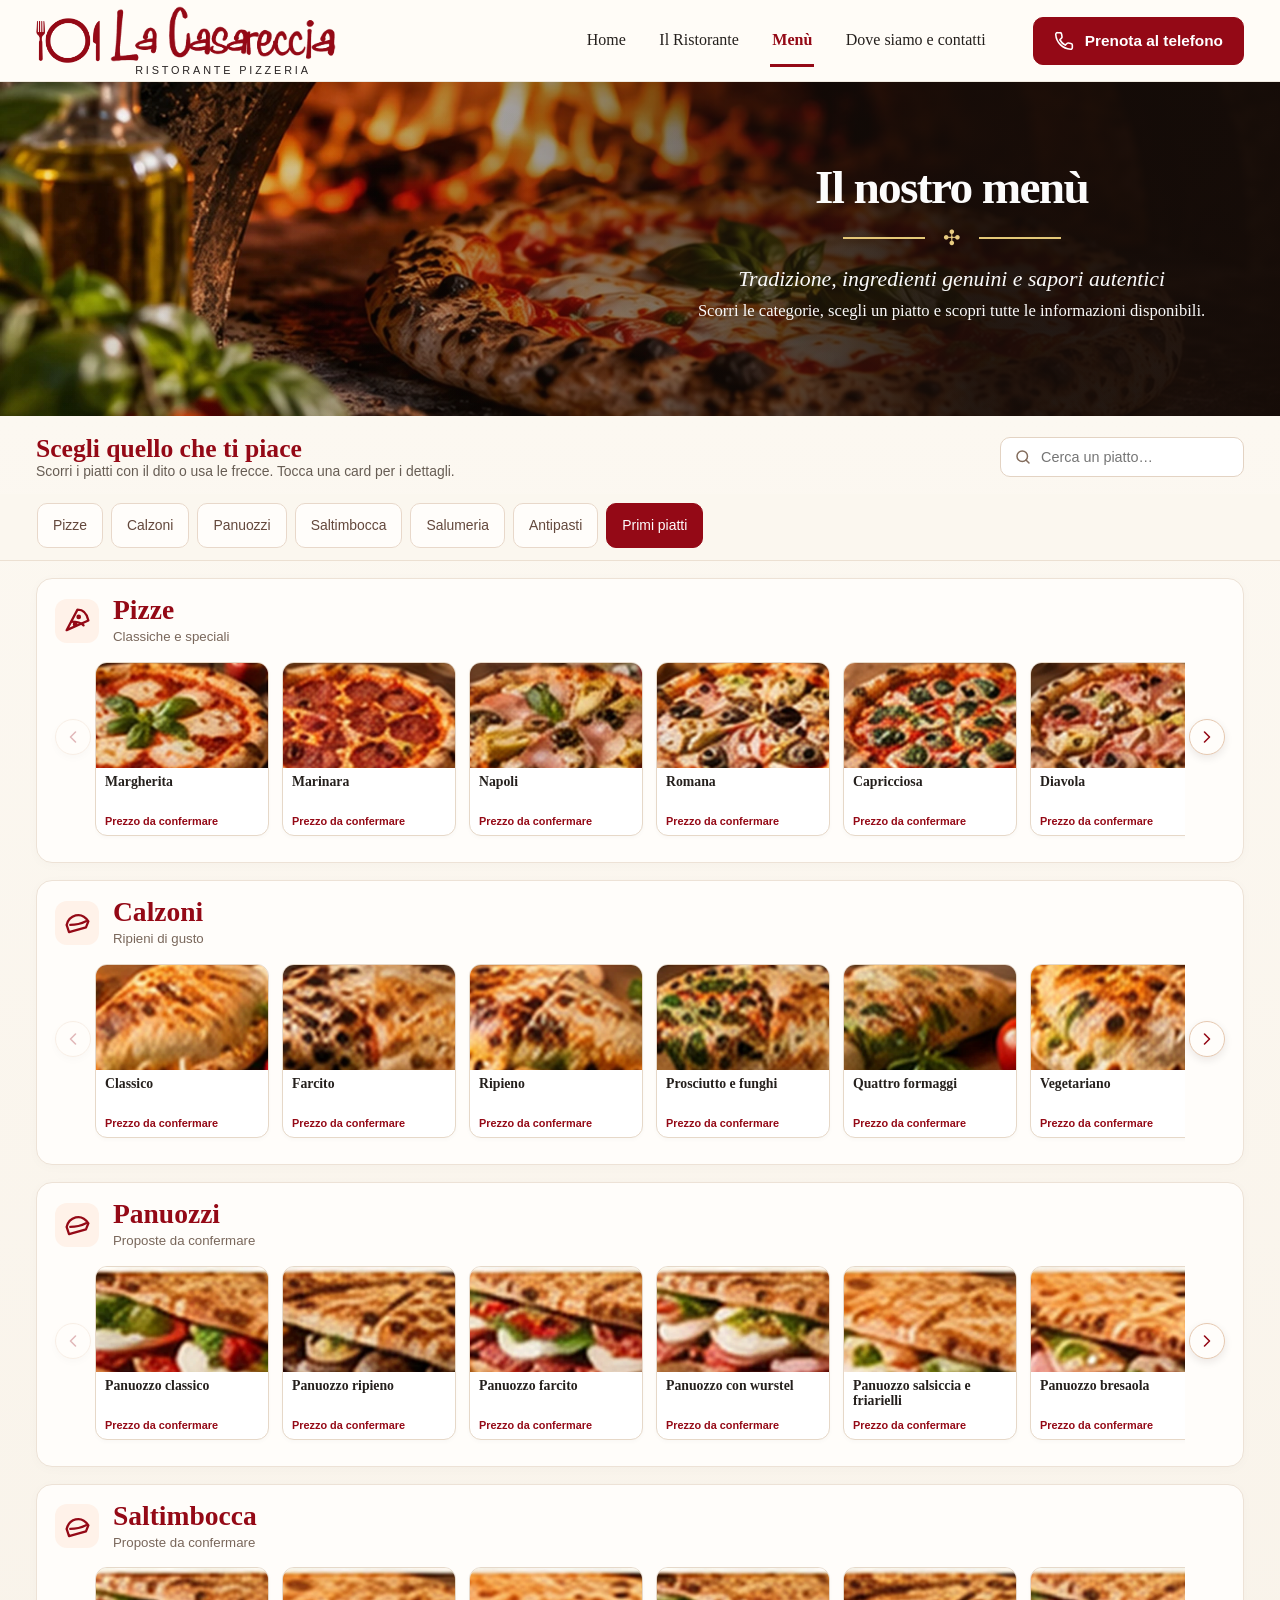
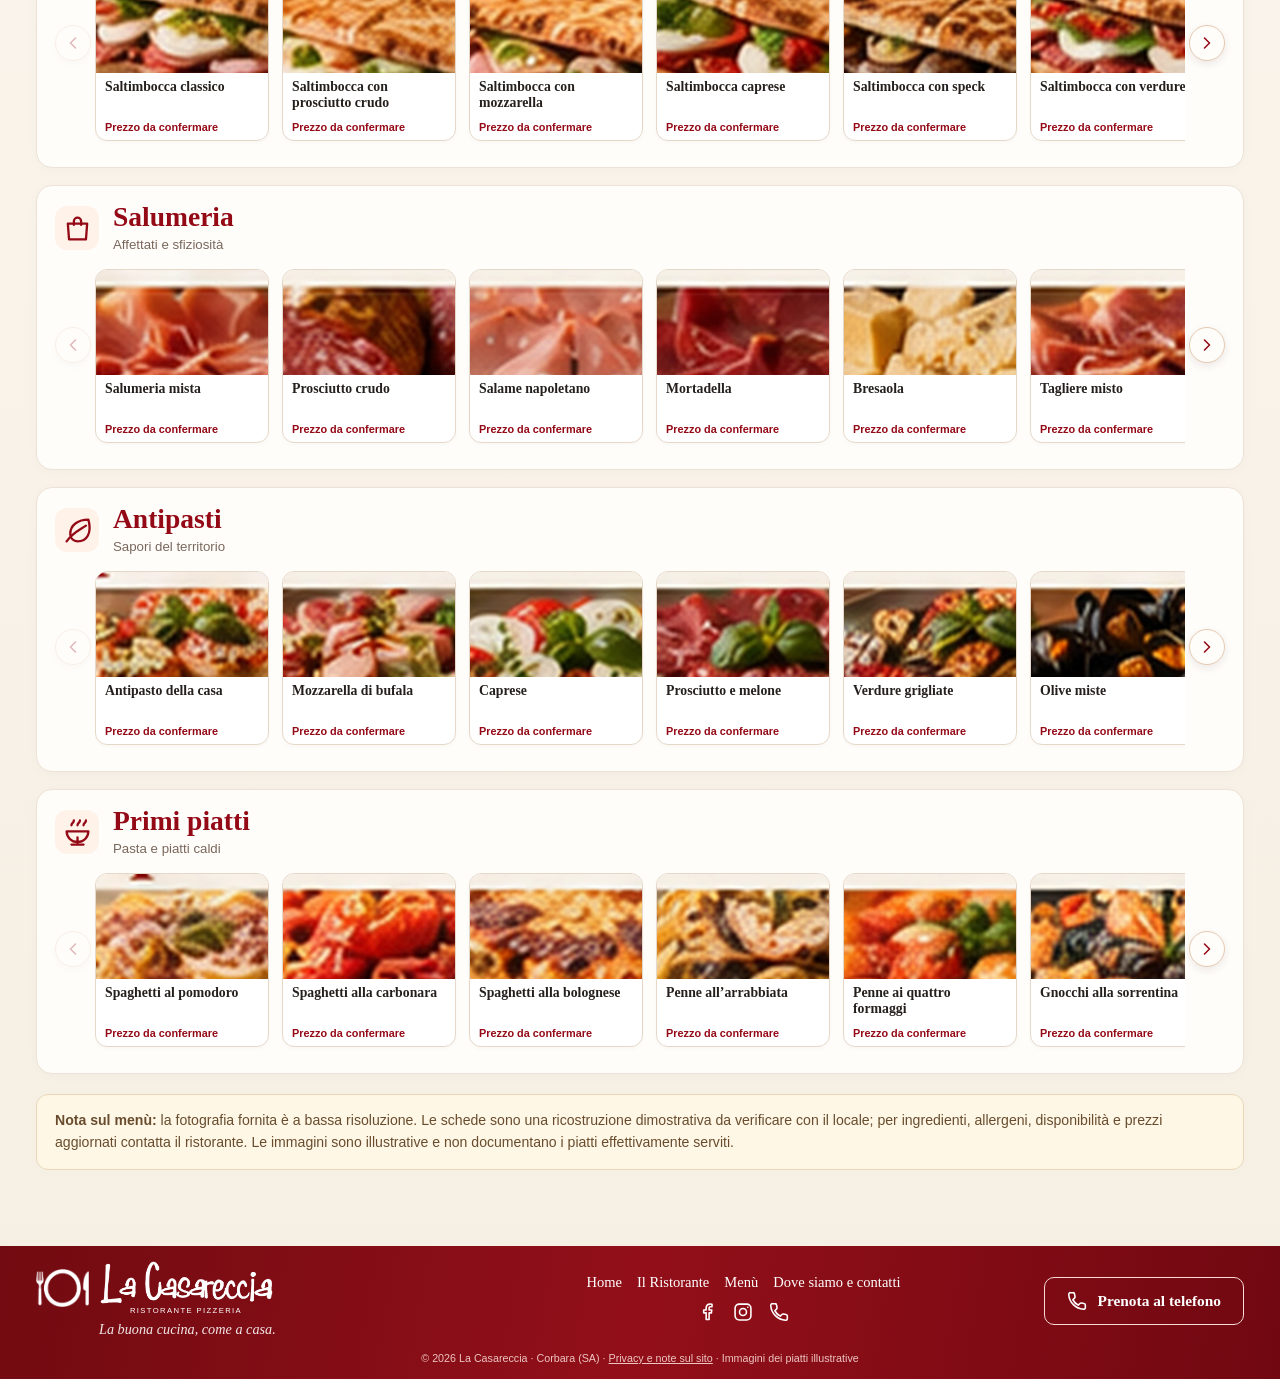
<file: menu.html>
<!DOCTYPE html>

<html lang="it">
  <head>
    <meta charset="utf-8"/>
    <meta content="width=device-width,initial-scale=1,viewport-fit=cover" name="viewport"/>
    <meta content="#910b15" name="theme-color"/>
    <meta content="Esplora il menù della Casareccia: pizze, calzoni, salumeria, antipasti, primi piatti, panuozzi e saltimbocca." name="description"/>
    <title>Menù | La Casareccia · Corbara</title>
    <link href="img/favicon.png" rel="icon" type="image/png"/>
    <link href="css/style.css" rel="stylesheet"/>
    <script defer="" src="js/menu-data.js">
    </script>
    <script defer="" src="js/site-config.js">
    </script>
    <script defer="" src="js/script.js">
    </script>
  </head>
  <body class="menu-view">
    <a class="sr-only" href="#contenuto">Vai al contenuto principale</a>
    <header class="site-header">
      <div class="header-inner container">
        <a aria-label="La Casareccia, torna alla Home" class="brand" href="index.html"><span aria-hidden="true" class="brand-icon"></span><span><span class="brand-name" title="La Casareccia">La Casareccia</span><span class="brand-subtitle">RISTORANTE PIZZERIA</span></span>
        </a>
        <nav aria-label="Navigazione principale" class="nav-links">
          <a href="index.html">Home</a>
          <a href="ristorante.html">Il Ristorante</a>
          <a aria-current="page" href="menu.html">Menù</a>
          <a href="contatti.html">Dove siamo e contatti</a>
        </nav>
        <button class="btn header-cta" data-open-phone="" type="button"><svg
          aria-hidden="true"
          class="icon"
          fill="none"
          stroke="currentColor"
          stroke-linecap="round"
          stroke-linejoin="round"
          stroke-width="1.9"
          viewbox="0 0 24 24"
        >
            <path d="M22 16.9v3a2 2 0 0 1-2.2 2A19 19 0 0 1 2.1 4.2 2 2 0 0 1 4.1 2h3a2 2 0 0 1 2 1.7l.5 3a2 2 0 0 1-.6 1.8l-2 2a16 16 0 0 0 6.5 6.5l2-2a2 2 0 0 1 1.8-.6l3 .5a2 2 0 0 1 1.7 2Z">
            </path></svg> Prenota al telefono</button>
        <button
          aria-controls="mobile-navigation"
          aria-expanded="false"
          aria-label="Apri il menu di navigazione"
          class="menu-toggle"
          data-menu-toggle=""
          type="button"
        ><svg
          aria-hidden="true"
          class="icon"
          fill="none"
          stroke="currentColor"
          stroke-linecap="round"
          stroke-linejoin="round"
          stroke-width="1.9"
          viewbox="0 0 24 24"
        >
            <path d="M4 6h16M4 12h16M4 18h16">
            </path></svg>
        </button>
      </div>
    </header>
    <nav aria-label="Navigazione su smartphone" class="mobile-nav" id="mobile-navigation">
      <div class="mobile-nav-content">
        <a href="index.html">Home</a>
        <a href="ristorante.html">Il Ristorante</a>
        <a href="menu.html">Menù</a>
        <a href="contatti.html">Dove siamo e contatti</a>
        <button class="btn" data-open-phone="" type="button"><svg
          aria-hidden="true"
          class="icon"
          fill="none"
          stroke="currentColor"
          stroke-linecap="round"
          stroke-linejoin="round"
          stroke-width="1.9"
          viewbox="0 0 24 24"
        >
            <path d="M22 16.9v3a2 2 0 0 1-2.2 2A19 19 0 0 1 2.1 4.2 2 2 0 0 1 4.1 2h3a2 2 0 0 1 2 1.7l.5 3a2 2 0 0 1-.6 1.8l-2 2a16 16 0 0 0 6.5 6.5l2-2a2 2 0 0 1 1.8-.6l3 .5a2 2 0 0 1 1.7 2Z">
            </path></svg> Prenota al telefono</button>
      </div>
    </nav>
    <section aria-label="Introduzione al menù" class="hero hero-small">
      <div class="container hero-inner">
        <div class="hero-content">
          <h1>Il nostro menù</h1>
          <div class="hero-divider">✣</div>
          <p class="hero-lead">Tradizione, ingredienti genuini e sapori autentici</p>
          <p class="hero-description">Scorri le categorie, scegli un piatto e scopri tutte le informazioni disponibili.</p>
        </div>
      </div>
    </section>
    <main class="menu-page" id="contenuto">
      <div class="container">
        <div class="menu-intro">
          <div>
            <h2>Scegli quello che ti piace</h2>
            <p>Scorri i piatti con il dito o usa le frecce. Tocca una card per i dettagli.</p>
          </div>
          <label><span class="sr-only">Cerca un piatto</span><input autocomplete="off" class="menu-search" id="menu-search" placeholder="Cerca un piatto…" type="search"/>
          </label>
        </div>
      </div>
      <div class="category-nav-wrap">
        <nav aria-label="Categorie del menù" class="container category-nav" id="category-nav">
        </nav>
      </div>
      <div class="container" id="menu-categories">
        <noscript><p>Attiva JavaScript per vedere i caroselli del menù, oppure contatta il ristorante al numero <a href="tel:+39081930964">081 930964</a>.</p>
        </noscript>
      </div>
      <div class="container">
        <p class="menu-note"><strong>Nota sul menù:</strong> la fotografia fornita è a bassa risoluzione. Le schede sono una ricostruzione dimostrativa da verificare con il locale; per ingredienti, allergeni, disponibilità e prezzi aggiornati contatta il ristorante. Le immagini sono illustrative e non documentano i piatti effettivamente serviti.</p>
      </div>
    </main>
    <footer class="site-footer">
      <div class="footer-inner container">
        <div>
          <div class="brand footer-brand">
            <span aria-hidden="true" class="brand-icon">
            </span>
            <span><span class="brand-name" title="La Casareccia">La Casareccia</span><span class="brand-subtitle">RISTORANTE PIZZERIA</span>
            </span>
          </div>
          <p class="footer-tagline">La buona cucina, come a casa.</p>
        </div>
        <div class="footer-center">
          <nav aria-label="Navigazione a piè di pagina" class="footer-links">
            <a href="index.html">Home</a>
            <a href="ristorante.html">Il Ristorante</a>
            <a href="menu.html">Menù</a>
            <a href="contatti.html">Dove siamo e contatti</a>
          </nav>
          <div class="footer-social">
            <a aria-label="Facebook" href="https://www.facebook.com/p/La-Casareccia-100083202442578/?locale=it_IT" rel="noopener noreferrer" target="_blank">
              <svg aria-hidden="true" class="icon" viewBox="0 0 24 24" fill="currentColor">
                <path d="M14.5 21v-8h2.8l.4-3.5h-3.2V7.4c0-.97.27-1.63 1.69-1.63H18V2.64a24 24 0 0 0-2.62-.14c-2.6 0-4.38 1.59-4.38 4.5v2.5H8v3.5h3V21h3.5z"/>
              </svg>
            </a>
            <a aria-label="Instagram" href="https://www.instagram.com/lacasarecciaristopizza/" rel="noopener noreferrer" target="_blank">
              <svg aria-hidden="true" class="icon" viewBox="0 0 24 24" fill="none" stroke="currentColor" stroke-width="1.9" stroke-linecap="round" stroke-linejoin="round">
                <rect x="2.5" y="2.5" width="19" height="19" rx="5"/>
                <circle cx="12" cy="12" r="4.2"/>
                <circle cx="17.8" cy="6.3" r="1" fill="currentColor" stroke="none"/>
              </svg>
            </a>
            <a aria-label="Chiama La Casareccia" href="tel:+39081930964"><svg
              aria-hidden="true"
              class="icon"
              fill="none"
              stroke="currentColor"
              stroke-linecap="round"
              stroke-linejoin="round"
              stroke-width="1.9"
              viewbox="0 0 24 24"
            >
                <path d="M22 16.9v3a2 2 0 0 1-2.2 2A19 19 0 0 1 2.1 4.2 2 2 0 0 1 4.1 2h3a2 2 0 0 1 2 1.7l.5 3a2 2 0 0 1-.6 1.8l-2 2a16 16 0 0 0 6.5 6.5l2-2a2 2 0 0 1 1.8-.6l3 .5a2 2 0 0 1 1.7 2Z">
                </path></svg>
            </a>
          </div>
        </div>
        <div class="footer-end">
          <button class="btn btn-outline" data-open-phone="" type="button"><svg
            aria-hidden="true"
            class="icon"
            fill="none"
            stroke="currentColor"
            stroke-linecap="round"
            stroke-linejoin="round"
            stroke-width="1.9"
            viewbox="0 0 24 24"
          >
              <path d="M22 16.9v3a2 2 0 0 1-2.2 2A19 19 0 0 1 2.1 4.2 2 2 0 0 1 4.1 2h3a2 2 0 0 1 2 1.7l.5 3a2 2 0 0 1-.6 1.8l-2 2a16 16 0 0 0 6.5 6.5l2-2a2 2 0 0 1 1.8-.6l3 .5a2 2 0 0 1 1.7 2Z">
              </path></svg> Prenota al telefono</button>
        </div>
      </div>
      <div class="footer-copy container">© <span data-current-year="">2026</span> La Casareccia · Corbara (SA) · <a href="privacy.html" style="color:inherit">Privacy e note sul sito</a> · Immagini dei piatti illustrative</div>
    </footer>
    <div class="mobile-bottom-cta">
      <a class="btn btn-outline" href="menu.html"><svg
        aria-hidden="true"
        class="icon"
        fill="none"
        stroke="currentColor"
        stroke-linecap="round"
        stroke-linejoin="round"
        stroke-width="1.9"
        viewbox="0 0 24 24"
      >
          <path d="M4 3v7a3 3 0 0 0 6 0V3M7 3v18M20 21V3c-4 2-5 5-5 10h5">
          </path></svg> Il menù</a>
      <button class="btn" data-open-phone="" type="button"><svg
        aria-hidden="true"
        class="icon"
        fill="none"
        stroke="currentColor"
        stroke-linecap="round"
        stroke-linejoin="round"
        stroke-width="1.9"
        viewbox="0 0 24 24"
      >
          <path d="M22 16.9v3a2 2 0 0 1-2.2 2A19 19 0 0 1 2.1 4.2 2 2 0 0 1 4.1 2h3a2 2 0 0 1 2 1.7l.5 3a2 2 0 0 1-.6 1.8l-2 2a16 16 0 0 0 6.5 6.5l2-2a2 2 0 0 1 1.8-.6l3 .5a2 2 0 0 1 1.7 2Z">
          </path></svg> Chiama e prenota</button>
    </div>
    <dialog aria-labelledby="dish-dialog-title" id="dish-dialog">
      <button aria-label="Chiudi dettagli piatto" class="dialog-close" data-close-dialog="" type="button"><svg
        aria-hidden="true"
        class="icon"
        fill="none"
        stroke="currentColor"
        stroke-linecap="round"
        stroke-linejoin="round"
        stroke-width="1.9"
        viewbox="0 0 24 24"
      >
          <path d="M18 6 6 18M6 6l12 12">
          </path></svg>
      </button>
      <div id="dish-dialog-body">
      </div>
    </dialog>
    <dialog aria-labelledby="phone-dialog-title" class="phone-modal" id="phone-dialog">
      <button aria-label="Chiudi il popup dei contatti" class="dialog-close" data-close-dialog="" type="button">
<svg
  aria-hidden="true"
  class="icon"
  fill="none"
  stroke="currentColor"
  stroke-linecap="round"
  stroke-linejoin="round"
  stroke-width="1.9"
  viewbox="0 0 24 24"
>
          <path d="M18 6 6 18M6 6l12 12">
          </path></svg>
</button>
      <div class="phone-modal-body">
        <span aria-hidden="true" class="phone-modal-icon">
<svg
  class="icon"
  fill="none"
  stroke="currentColor"
  stroke-linecap="round"
  stroke-linejoin="round"
  stroke-width="1.9"
  viewbox="0 0 24 24"
>
            <path d="M22 16.9v3a2 2 0 0 1-2.2 2A19 19 0 0 1 2.1 4.2 2 2 0 0 1 4.1 2h3a2 2 0 0 1 2 1.7l.5 3a2 2 0 0 1-.6 1.8l-2 2a16 16 0 0 0 6.5 6.5l2-2a2 2 0 0 1 1.8-.6l3 .5a2 2 0 0 1 1.7 2Z">
            </path></svg>
</span>
        <p class="eyebrow">La Casareccia · Corbara</p>
        <h2 id="phone-dialog-title">Prenota al telefono</h2>
        <p>Per prenotare un tavolo, contattaci durante gli orari di apertura. Saremo felici di aiutarti.</p>
        <a aria-label="Chiama il ristorante al numero 081 930964" class="phone-number" href="tel:+39081930964">081 930964</a>
        <div class="phone-modal-actions">
          <a class="btn" href="tel:+39081930964">Chiama ora</a>
          <a class="btn btn-light" href="contatti.html#prenota-whatsapp">Contatti e WhatsApp <span aria-hidden="true">→</span>
          </a>
        </div>
        <p class="phone-modal-note">Nessuna prenotazione viene inviata da questo sito. La disponibilità è confermata direttamente dal ristorante.</p>
      </div>
    </dialog>
  </body>
</html>
</file>
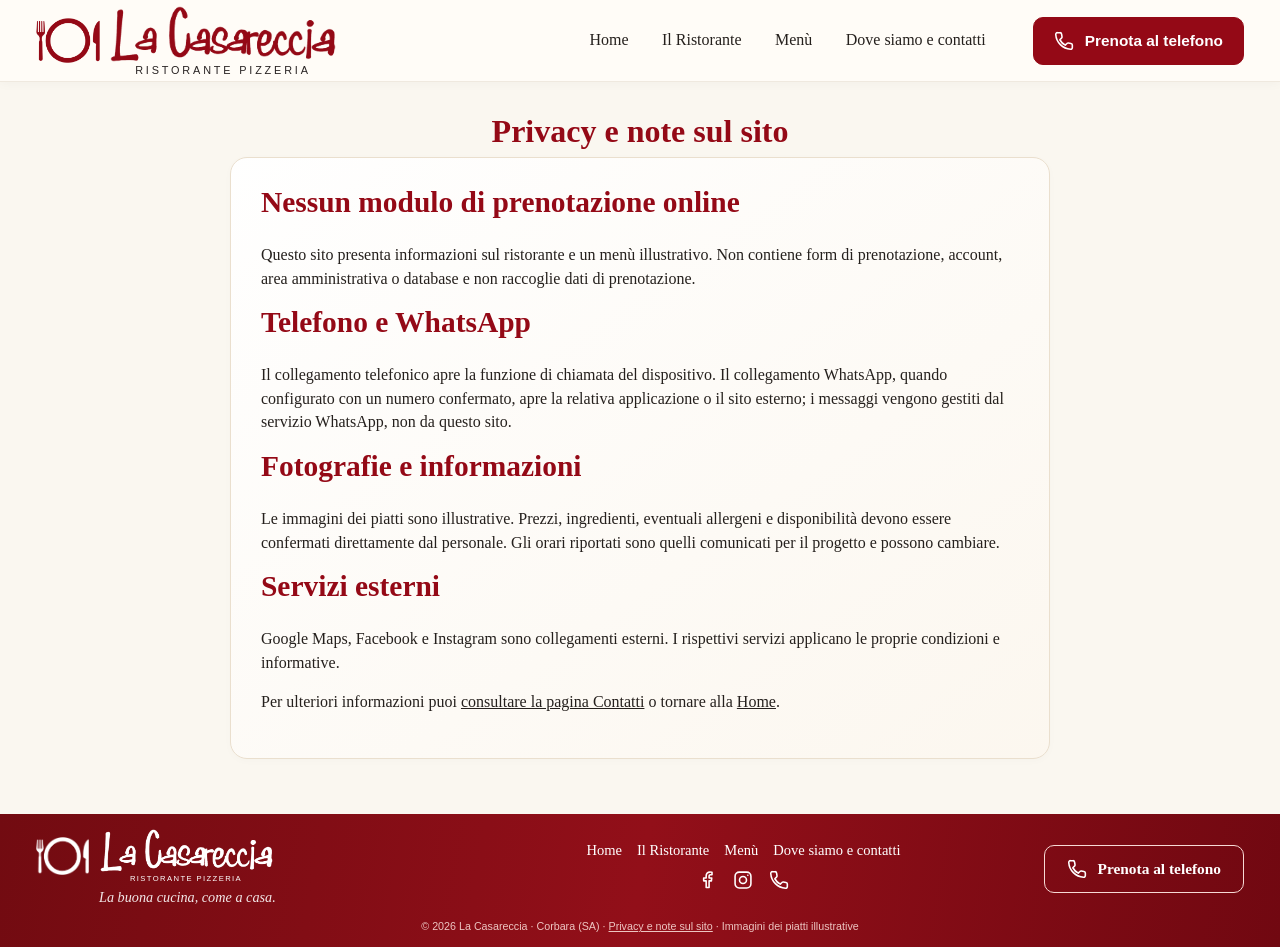
<file: privacy.html>
<!DOCTYPE html>

<html lang="it">
  <head>
    <meta charset="utf-8"/>
    <meta content="width=device-width,initial-scale=1,viewport-fit=cover" name="viewport"/>
    <meta content="#910b15" name="theme-color"/>
    <meta content="Informazioni su fotografie illustrative, menù e modulo prenotazioni." name="description"/>
    <title>Privacy e note | La Casareccia · Corbara</title>
    <link href="img/favicon.png" rel="icon" type="image/png"/>
    <link href="css/style.css" rel="stylesheet"/>
    <script defer="" src="js/menu-data.js">
    </script>
    <script defer="" src="js/site-config.js">
    </script>
    <script defer="" src="js/script.js">
    </script>
  </head>
  <body class="">
    <a class="sr-only" href="#contenuto">Vai al contenuto principale</a>
    <header class="site-header">
      <div class="header-inner container">
        <a aria-label="La Casareccia, torna alla Home" class="brand" href="index.html"><span aria-hidden="true" class="brand-icon"></span><span><span class="brand-name" title="La Casareccia">La Casareccia</span><span class="brand-subtitle">RISTORANTE PIZZERIA</span></span>
        </a>
        <nav aria-label="Navigazione principale" class="nav-links">
          <a href="index.html">Home</a>
          <a href="ristorante.html">Il Ristorante</a>
          <a href="menu.html">Menù</a>
          <a href="contatti.html">Dove siamo e contatti</a>
        </nav>
        <button class="btn header-cta" data-open-phone="" type="button"><svg
          aria-hidden="true"
          class="icon"
          fill="none"
          stroke="currentColor"
          stroke-linecap="round"
          stroke-linejoin="round"
          stroke-width="1.9"
          viewbox="0 0 24 24"
        >
            <path d="M22 16.9v3a2 2 0 0 1-2.2 2A19 19 0 0 1 2.1 4.2 2 2 0 0 1 4.1 2h3a2 2 0 0 1 2 1.7l.5 3a2 2 0 0 1-.6 1.8l-2 2a16 16 0 0 0 6.5 6.5l2-2a2 2 0 0 1 1.8-.6l3 .5a2 2 0 0 1 1.7 2Z">
            </path></svg> Prenota al telefono</button>
        <button
          aria-controls="mobile-navigation"
          aria-expanded="false"
          aria-label="Apri il menu di navigazione"
          class="menu-toggle"
          data-menu-toggle=""
          type="button"
        ><svg
          aria-hidden="true"
          class="icon"
          fill="none"
          stroke="currentColor"
          stroke-linecap="round"
          stroke-linejoin="round"
          stroke-width="1.9"
          viewbox="0 0 24 24"
        >
            <path d="M4 6h16M4 12h16M4 18h16">
            </path></svg>
        </button>
      </div>
    </header>
    <nav aria-label="Navigazione su smartphone" class="mobile-nav" id="mobile-navigation">
      <div class="mobile-nav-content">
        <a href="index.html">Home</a>
        <a href="ristorante.html">Il Ristorante</a>
        <a href="menu.html">Menù</a>
        <a href="contatti.html">Dove siamo e contatti</a>
        <button class="btn" data-open-phone="" type="button"><svg
          aria-hidden="true"
          class="icon"
          fill="none"
          stroke="currentColor"
          stroke-linecap="round"
          stroke-linejoin="round"
          stroke-width="1.9"
          viewbox="0 0 24 24"
        >
            <path d="M22 16.9v3a2 2 0 0 1-2.2 2A19 19 0 0 1 2.1 4.2 2 2 0 0 1 4.1 2h3a2 2 0 0 1 2 1.7l.5 3a2 2 0 0 1-.6 1.8l-2 2a16 16 0 0 0 6.5 6.5l2-2a2 2 0 0 1 1.8-.6l3 .5a2 2 0 0 1 1.7 2Z">
            </path></svg> Prenota al telefono</button>
      </div>
    </nav>
    <main class="subpage-main" id="contenuto">
      <div class="container">
        <h1 class="page-title">Privacy e note sul sito</h1>
        <section class="surface privacy-text">
          <h2>Nessun modulo di prenotazione online</h2>
          <p>Questo sito presenta informazioni sul ristorante e un menù illustrativo. Non contiene form di prenotazione, account, area amministrativa o database e non raccoglie dati di prenotazione.</p>
          <h2>Telefono e WhatsApp</h2>
          <p>Il collegamento telefonico apre la funzione di chiamata del dispositivo. Il collegamento WhatsApp, quando configurato con un numero confermato, apre la relativa applicazione o il sito esterno; i messaggi vengono gestiti dal servizio WhatsApp, non da questo sito.</p>
          <h2>Fotografie e informazioni</h2>
          <p>Le immagini dei piatti sono illustrative. Prezzi, ingredienti, eventuali allergeni e disponibilità devono essere confermati direttamente dal personale. Gli orari riportati sono quelli comunicati per il progetto e possono cambiare.</p>
          <h2>Servizi esterni</h2>
          <p>Google Maps, Facebook e Instagram sono collegamenti esterni. I rispettivi servizi applicano le proprie condizioni e informative.</p>
          <p>Per ulteriori informazioni puoi <a href="contatti.html">consultare la pagina Contatti</a> o tornare alla <a href="index.html">Home</a>.</p>
        </section>
      </div>
    </main>
    <footer class="site-footer">
      <div class="footer-inner container">
        <div>
          <div class="brand footer-brand">
            <span aria-hidden="true" class="brand-icon">
            </span>
            <span><span class="brand-name" title="La Casareccia">La Casareccia</span><span class="brand-subtitle">RISTORANTE PIZZERIA</span>
            </span>
          </div>
          <p class="footer-tagline">La buona cucina, come a casa.</p>
        </div>
        <div class="footer-center">
          <nav aria-label="Navigazione a piè di pagina" class="footer-links">
            <a href="index.html">Home</a>
            <a href="ristorante.html">Il Ristorante</a>
            <a href="menu.html">Menù</a>
            <a href="contatti.html">Dove siamo e contatti</a>
          </nav>
          <div class="footer-social">
            <a aria-label="Facebook" href="https://www.facebook.com/p/La-Casareccia-100083202442578/?locale=it_IT" rel="noopener noreferrer" target="_blank">
              <svg aria-hidden="true" class="icon" viewBox="0 0 24 24" fill="currentColor">
                <path d="M14.5 21v-8h2.8l.4-3.5h-3.2V7.4c0-.97.27-1.63 1.69-1.63H18V2.64a24 24 0 0 0-2.62-.14c-2.6 0-4.38 1.59-4.38 4.5v2.5H8v3.5h3V21h3.5z"/>
              </svg>
            </a>
            <a aria-label="Instagram" href="https://www.instagram.com/lacasarecciaristopizza/" rel="noopener noreferrer" target="_blank">
              <svg aria-hidden="true" class="icon" viewBox="0 0 24 24" fill="none" stroke="currentColor" stroke-width="1.9" stroke-linecap="round" stroke-linejoin="round">
                <rect x="2.5" y="2.5" width="19" height="19" rx="5"/>
                <circle cx="12" cy="12" r="4.2"/>
                <circle cx="17.8" cy="6.3" r="1" fill="currentColor" stroke="none"/>
              </svg>
            </a>
            <a aria-label="Chiama La Casareccia" href="tel:+39081930964"><svg
              aria-hidden="true"
              class="icon"
              fill="none"
              stroke="currentColor"
              stroke-linecap="round"
              stroke-linejoin="round"
              stroke-width="1.9"
              viewbox="0 0 24 24"
            >
                <path d="M22 16.9v3a2 2 0 0 1-2.2 2A19 19 0 0 1 2.1 4.2 2 2 0 0 1 4.1 2h3a2 2 0 0 1 2 1.7l.5 3a2 2 0 0 1-.6 1.8l-2 2a16 16 0 0 0 6.5 6.5l2-2a2 2 0 0 1 1.8-.6l3 .5a2 2 0 0 1 1.7 2Z">
                </path></svg>
            </a>
          </div>
        </div>
        <div class="footer-end">
          <button class="btn btn-outline" data-open-phone="" type="button"><svg
            aria-hidden="true"
            class="icon"
            fill="none"
            stroke="currentColor"
            stroke-linecap="round"
            stroke-linejoin="round"
            stroke-width="1.9"
            viewbox="0 0 24 24"
          >
              <path d="M22 16.9v3a2 2 0 0 1-2.2 2A19 19 0 0 1 2.1 4.2 2 2 0 0 1 4.1 2h3a2 2 0 0 1 2 1.7l.5 3a2 2 0 0 1-.6 1.8l-2 2a16 16 0 0 0 6.5 6.5l2-2a2 2 0 0 1 1.8-.6l3 .5a2 2 0 0 1 1.7 2Z">
              </path></svg> Prenota al telefono</button>
        </div>
      </div>
      <div class="footer-copy container">© <span data-current-year="">2026</span> La Casareccia · Corbara (SA) · <a href="privacy.html" style="color:inherit">Privacy e note sul sito</a> · Immagini dei piatti illustrative</div>
    </footer>
    <div class="mobile-bottom-cta">
      <a class="btn btn-outline" href="menu.html"><svg
        aria-hidden="true"
        class="icon"
        fill="none"
        stroke="currentColor"
        stroke-linecap="round"
        stroke-linejoin="round"
        stroke-width="1.9"
        viewbox="0 0 24 24"
      >
          <path d="M4 3v7a3 3 0 0 0 6 0V3M7 3v18M20 21V3c-4 2-5 5-5 10h5">
          </path></svg> Il menù</a>
      <button class="btn" data-open-phone="" type="button"><svg
        aria-hidden="true"
        class="icon"
        fill="none"
        stroke="currentColor"
        stroke-linecap="round"
        stroke-linejoin="round"
        stroke-width="1.9"
        viewbox="0 0 24 24"
      >
          <path d="M22 16.9v3a2 2 0 0 1-2.2 2A19 19 0 0 1 2.1 4.2 2 2 0 0 1 4.1 2h3a2 2 0 0 1 2 1.7l.5 3a2 2 0 0 1-.6 1.8l-2 2a16 16 0 0 0 6.5 6.5l2-2a2 2 0 0 1 1.8-.6l3 .5a2 2 0 0 1 1.7 2Z">
          </path></svg> Chiama e prenota</button>
    </div>
    <dialog aria-labelledby="dish-dialog-title" id="dish-dialog">
      <button aria-label="Chiudi dettagli piatto" class="dialog-close" data-close-dialog="" type="button"><svg
        aria-hidden="true"
        class="icon"
        fill="none"
        stroke="currentColor"
        stroke-linecap="round"
        stroke-linejoin="round"
        stroke-width="1.9"
        viewbox="0 0 24 24"
      >
          <path d="M18 6 6 18M6 6l12 12">
          </path></svg>
      </button>
      <div id="dish-dialog-body">
      </div>
    </dialog>
    <dialog aria-labelledby="phone-dialog-title" class="phone-modal" id="phone-dialog">
      <button aria-label="Chiudi il popup dei contatti" class="dialog-close" data-close-dialog="" type="button">
<svg
  aria-hidden="true"
  class="icon"
  fill="none"
  stroke="currentColor"
  stroke-linecap="round"
  stroke-linejoin="round"
  stroke-width="1.9"
  viewbox="0 0 24 24"
>
          <path d="M18 6 6 18M6 6l12 12">
          </path></svg>
</button>
      <div class="phone-modal-body">
        <span aria-hidden="true" class="phone-modal-icon">
<svg
  class="icon"
  fill="none"
  stroke="currentColor"
  stroke-linecap="round"
  stroke-linejoin="round"
  stroke-width="1.9"
  viewbox="0 0 24 24"
>
            <path d="M22 16.9v3a2 2 0 0 1-2.2 2A19 19 0 0 1 2.1 4.2 2 2 0 0 1 4.1 2h3a2 2 0 0 1 2 1.7l.5 3a2 2 0 0 1-.6 1.8l-2 2a16 16 0 0 0 6.5 6.5l2-2a2 2 0 0 1 1.8-.6l3 .5a2 2 0 0 1 1.7 2Z">
            </path></svg>
</span>
        <p class="eyebrow">La Casareccia · Corbara</p>
        <h2 id="phone-dialog-title">Prenota al telefono</h2>
        <p>Per prenotare un tavolo, contattaci durante gli orari di apertura. Saremo felici di aiutarti.</p>
        <a aria-label="Chiama il ristorante al numero 081 930964" class="phone-number" href="tel:+39081930964">081 930964</a>
        <div class="phone-modal-actions">
          <a class="btn" href="tel:+39081930964">Chiama ora</a>
          <a class="btn btn-light" href="contatti.html#prenota-whatsapp">Contatti e WhatsApp <span aria-hidden="true">→</span>
          </a>
        </div>
        <p class="phone-modal-note">Nessuna prenotazione viene inviata da questo sito. La disponibilità è confermata direttamente dal ristorante.</p>
      </div>
    </dialog>
  </body>
</html>
</file>
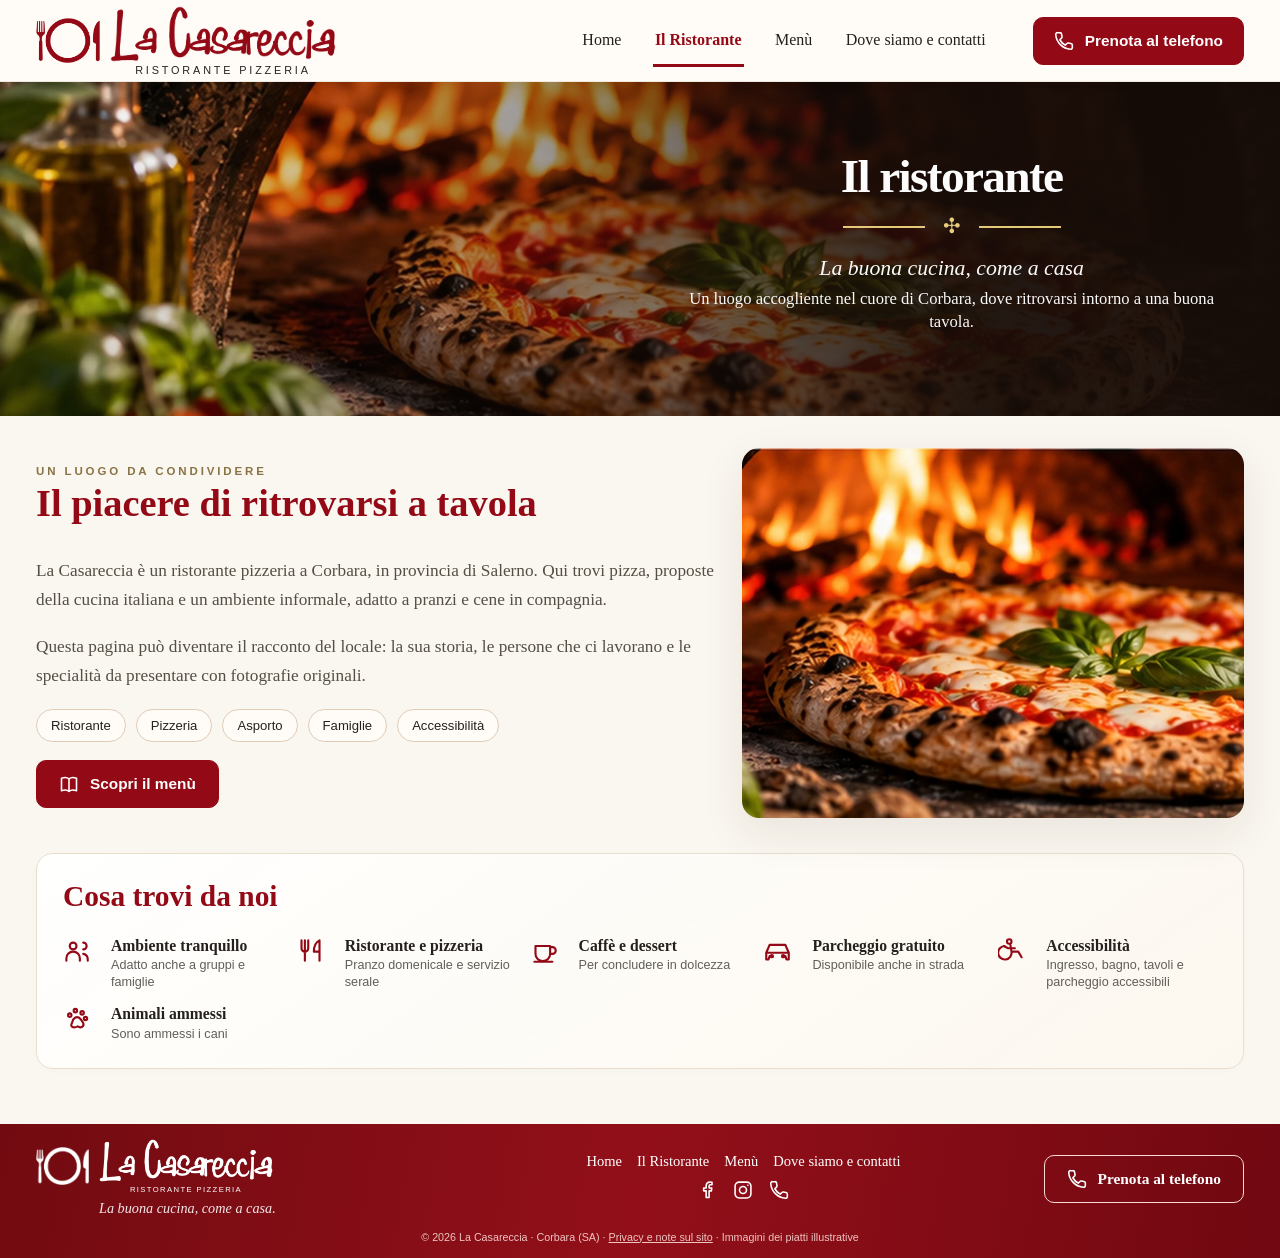
<file: ristorante.html>
<!DOCTYPE html>

<html lang="it">
  <head>
    <meta charset="utf-8"/>
    <meta content="width=device-width,initial-scale=1,viewport-fit=cover" name="viewport"/>
    <meta content="#910b15" name="theme-color"/>
    <meta content="Conosci La Casareccia, ristorante e pizzeria a Corbara." name="description"/>
    <title>Il Ristorante | La Casareccia · Corbara</title>
    <link href="img/favicon.png" rel="icon" type="image/png"/>
    <link href="css/style.css" rel="stylesheet"/>
    <script defer="" src="js/menu-data.js">
    </script>
    <script defer="" src="js/site-config.js">
    </script>
    <script defer="" src="js/script.js">
    </script>
  </head>
  <body class="">
    <a class="sr-only" href="#contenuto">Vai al contenuto principale</a>
    <header class="site-header">
      <div class="header-inner container">
        <a aria-label="La Casareccia, torna alla Home" class="brand" href="index.html"><span aria-hidden="true" class="brand-icon"></span><span><span class="brand-name" title="La Casareccia">La Casareccia</span><span class="brand-subtitle">RISTORANTE PIZZERIA</span></span>
        </a>
        <nav aria-label="Navigazione principale" class="nav-links">
          <a href="index.html">Home</a>
          <a aria-current="page" href="ristorante.html">Il Ristorante</a>
          <a href="menu.html">Menù</a>
          <a href="contatti.html">Dove siamo e contatti</a>
        </nav>
        <button class="btn header-cta" data-open-phone="" type="button"><svg
          aria-hidden="true"
          class="icon"
          fill="none"
          stroke="currentColor"
          stroke-linecap="round"
          stroke-linejoin="round"
          stroke-width="1.9"
          viewbox="0 0 24 24"
        >
            <path d="M22 16.9v3a2 2 0 0 1-2.2 2A19 19 0 0 1 2.1 4.2 2 2 0 0 1 4.1 2h3a2 2 0 0 1 2 1.7l.5 3a2 2 0 0 1-.6 1.8l-2 2a16 16 0 0 0 6.5 6.5l2-2a2 2 0 0 1 1.8-.6l3 .5a2 2 0 0 1 1.7 2Z">
            </path></svg> Prenota al telefono</button>
        <button
          aria-controls="mobile-navigation"
          aria-expanded="false"
          aria-label="Apri il menu di navigazione"
          class="menu-toggle"
          data-menu-toggle=""
          type="button"
        ><svg
          aria-hidden="true"
          class="icon"
          fill="none"
          stroke="currentColor"
          stroke-linecap="round"
          stroke-linejoin="round"
          stroke-width="1.9"
          viewbox="0 0 24 24"
        >
            <path d="M4 6h16M4 12h16M4 18h16">
            </path></svg>
        </button>
      </div>
    </header>
    <nav aria-label="Navigazione su smartphone" class="mobile-nav" id="mobile-navigation">
      <div class="mobile-nav-content">
        <a href="index.html">Home</a>
        <a href="ristorante.html">Il Ristorante</a>
        <a href="menu.html">Menù</a>
        <a href="contatti.html">Dove siamo e contatti</a>
        <button class="btn" data-open-phone="" type="button"><svg
          aria-hidden="true"
          class="icon"
          fill="none"
          stroke="currentColor"
          stroke-linecap="round"
          stroke-linejoin="round"
          stroke-width="1.9"
          viewbox="0 0 24 24"
        >
            <path d="M22 16.9v3a2 2 0 0 1-2.2 2A19 19 0 0 1 2.1 4.2 2 2 0 0 1 4.1 2h3a2 2 0 0 1 2 1.7l.5 3a2 2 0 0 1-.6 1.8l-2 2a16 16 0 0 0 6.5 6.5l2-2a2 2 0 0 1 1.8-.6l3 .5a2 2 0 0 1 1.7 2Z">
            </path></svg> Prenota al telefono</button>
      </div>
    </nav>
    <section aria-label="Introduzione al menù" class="hero hero-small">
      <div class="container hero-inner">
        <div class="hero-content">
          <h1>Il ristorante</h1>
          <div class="hero-divider">✣</div>
          <p class="hero-lead">La buona cucina, come a casa</p>
          <p class="hero-description">Un luogo accogliente nel cuore di Corbara, dove ritrovarsi intorno a una buona tavola.</p>
        </div>
      </div>
    </section>
    <main class="subpage-main" id="contenuto">
      <div class="container intro-grid">
        <div class="intro-text">
          <span class="eyebrow">Un luogo da condividere</span>
          <h2>Il piacere di ritrovarsi a tavola</h2>
          <p>La Casareccia è un ristorante pizzeria a Corbara, in provincia di Salerno. Qui trovi pizza, proposte della cucina italiana e un ambiente informale, adatto a pranzi e cene in compagnia.</p>
          <p>Questa pagina può diventare il racconto del locale: la sua storia, le persone che ci lavorano e le specialità da presentare con fotografie originali.</p>
          <div class="pill-features">
            <span>Ristorante</span>
            <span>Pizzeria</span>
            <span>Asporto</span>
            <span>Famiglie</span>
            <span>Accessibilità</span>
          </div>
          <a class="btn" href="menu.html"><svg
            aria-hidden="true"
            class="icon"
            fill="none"
            stroke="currentColor"
            stroke-linecap="round"
            stroke-linejoin="round"
            stroke-width="1.9"
            viewbox="0 0 24 24"
          >
              <path d="M12 6c-2-2-6-2-9-1v15c3-1 7-1 9 1 2-2 6-2 9-1V5c-3-1-7-1-9 1Zm0 0v15">
              </path></svg> Scopri il menù</a>
        </div>
        <img alt="Pizza nel forno, immagine illustrativa" class="intro-photo" height="400" src="img/hero-pizza.webp" width="900"/>
      </div>
      <div class="container" style="margin-top:35px">
        <section class="surface" style="padding:26px">
          <h2 class="accent">Cosa trovi da noi</h2>
          <div class="services-list" style="grid-template-columns:repeat(auto-fit,minmax(190px,1fr))">
            <div class="service-item">
              <svg
                aria-hidden="true"
                class="icon service-icon"
                fill="none"
                stroke="currentColor"
                stroke-linecap="round"
                stroke-linejoin="round"
                stroke-width="1.9"
                viewbox="0 0 24 24"
              >
                <circle cx="9" cy="8" r="3">
                </circle>
                <path d="M3 21v-2a6 6 0 0 1 12 0v2M18 11a3 3 0 0 0 0-6M18 15a5 5 0 0 1 4 5v1">
                </path>
              </svg>
              <div>
                <strong>Ambiente tranquillo</strong>
                <span>Adatto anche a gruppi e famiglie</span>
              </div>
            </div>
            <div class="service-item">
              <svg
                aria-hidden="true"
                class="icon service-icon"
                fill="none"
                stroke="currentColor"
                stroke-linecap="round"
                stroke-linejoin="round"
                stroke-width="1.9"
                viewbox="0 0 24 24"
              >
                <path d="M4 3v7a3 3 0 0 0 6 0V3M7 3v18M20 21V3c-4 2-5 5-5 10h5">
                </path>
              </svg>
              <div>
                <strong>Ristorante e pizzeria</strong>
                <span>Pranzo domenicale e servizio serale</span>
              </div>
            </div>
            <div class="service-item">
              <svg
                aria-hidden="true"
                class="icon service-icon"
                fill="none"
                stroke="currentColor"
                stroke-linecap="round"
                stroke-linejoin="round"
                stroke-width="1.9"
                viewbox="0 0 24 24"
              >
                <path d="M4 8h13v7a6 6 0 0 1-13 0zM17 9h2a3 3 0 0 1 0 6h-2M3 22h16">
                </path>
              </svg>
              <div>
                <strong>Caffè e dessert</strong>
                <span>Per concludere in dolcezza</span>
              </div>
            </div>
            <div class="service-item">
              <svg
                aria-hidden="true"
                class="icon service-icon"
                fill="none"
                stroke="currentColor"
                stroke-linecap="round"
                stroke-linejoin="round"
                stroke-width="1.9"
                viewbox="0 0 24 24"
              >
                <path d="m5 17-1 3H2v-6l3-7h14l3 7v6h-2l-1-3M3 14h18">
                </path>
                <circle cx="7" cy="17" r="1">
                </circle>
                <circle cx="17" cy="17" r="1">
                </circle>
              </svg>
              <div>
                <strong>Parcheggio gratuito</strong>
                <span>Disponibile anche in strada</span>
              </div>
            </div>
            <div class="service-item">
              <svg
                aria-hidden="true"
                class="icon service-icon"
                fill="none"
                stroke="currentColor"
                stroke-linecap="round"
                stroke-linejoin="round"
                stroke-width="1.9"
                viewbox="0 0 24 24"
              >
                <circle cx="10" cy="4" r="2">
                </circle>
                <path d="m11 7 1 6h6l3 5M12 13a6 6 0 1 1-6-5M5 8l4 2h6">
                </path>
              </svg>
              <div>
                <strong>Accessibilità</strong>
                <span>Ingresso, bagno, tavoli e parcheggio accessibili</span>
              </div>
            </div>
            <div class="service-item">
              <svg
                aria-hidden="true"
                class="icon service-icon"
                fill="none"
                stroke="currentColor"
                stroke-linecap="round"
                stroke-linejoin="round"
                stroke-width="1.9"
                viewbox="0 0 24 24"
              >
                <circle cx="6" cy="9" r="1.5">
                </circle>
                <circle cx="11" cy="5" r="1.5">
                </circle>
                <circle cx="17" cy="7" r="1.5">
                </circle>
                <circle cx="20" cy="12" r="1.5">
                </circle>
                <path d="M9 13c2-3 5-3 7 0l2 3c1 3-2 5-5 3-4 2-7 0-5-3l1-3Z">
                </path>
              </svg>
              <div>
                <strong>Animali ammessi</strong>
                <span>Sono ammessi i cani</span>
              </div>
            </div>
          </div>
        </section>
      </div>
    </main>
    <footer class="site-footer">
      <div class="footer-inner container">
        <div>
          <div class="brand footer-brand">
            <span aria-hidden="true" class="brand-icon">
            </span>
            <span><span class="brand-name" title="La Casareccia">La Casareccia</span><span class="brand-subtitle">RISTORANTE PIZZERIA</span>
            </span>
          </div>
          <p class="footer-tagline">La buona cucina, come a casa.</p>
        </div>
        <div class="footer-center">
          <nav aria-label="Navigazione a piè di pagina" class="footer-links">
            <a href="index.html">Home</a>
            <a href="ristorante.html">Il Ristorante</a>
            <a href="menu.html">Menù</a>
            <a href="contatti.html">Dove siamo e contatti</a>
          </nav>
          <div class="footer-social">
            <a aria-label="Facebook" href="https://www.facebook.com/p/La-Casareccia-100083202442578/?locale=it_IT" rel="noopener noreferrer" target="_blank">
              <svg aria-hidden="true" class="icon" viewBox="0 0 24 24" fill="currentColor">
                <path d="M14.5 21v-8h2.8l.4-3.5h-3.2V7.4c0-.97.27-1.63 1.69-1.63H18V2.64a24 24 0 0 0-2.62-.14c-2.6 0-4.38 1.59-4.38 4.5v2.5H8v3.5h3V21h3.5z"/>
              </svg>
            </a>
            <a aria-label="Instagram" href="https://www.instagram.com/lacasarecciaristopizza/" rel="noopener noreferrer" target="_blank">
              <svg aria-hidden="true" class="icon" viewBox="0 0 24 24" fill="none" stroke="currentColor" stroke-width="1.9" stroke-linecap="round" stroke-linejoin="round">
                <rect x="2.5" y="2.5" width="19" height="19" rx="5"/>
                <circle cx="12" cy="12" r="4.2"/>
                <circle cx="17.8" cy="6.3" r="1" fill="currentColor" stroke="none"/>
              </svg>
            </a>
            <a aria-label="Chiama La Casareccia" href="tel:+39081930964"><svg
              aria-hidden="true"
              class="icon"
              fill="none"
              stroke="currentColor"
              stroke-linecap="round"
              stroke-linejoin="round"
              stroke-width="1.9"
              viewbox="0 0 24 24"
            >
                <path d="M22 16.9v3a2 2 0 0 1-2.2 2A19 19 0 0 1 2.1 4.2 2 2 0 0 1 4.1 2h3a2 2 0 0 1 2 1.7l.5 3a2 2 0 0 1-.6 1.8l-2 2a16 16 0 0 0 6.5 6.5l2-2a2 2 0 0 1 1.8-.6l3 .5a2 2 0 0 1 1.7 2Z">
                </path></svg>
            </a>
          </div>
        </div>
        <div class="footer-end">
          <button class="btn btn-outline" data-open-phone="" type="button"><svg
            aria-hidden="true"
            class="icon"
            fill="none"
            stroke="currentColor"
            stroke-linecap="round"
            stroke-linejoin="round"
            stroke-width="1.9"
            viewbox="0 0 24 24"
          >
              <path d="M22 16.9v3a2 2 0 0 1-2.2 2A19 19 0 0 1 2.1 4.2 2 2 0 0 1 4.1 2h3a2 2 0 0 1 2 1.7l.5 3a2 2 0 0 1-.6 1.8l-2 2a16 16 0 0 0 6.5 6.5l2-2a2 2 0 0 1 1.8-.6l3 .5a2 2 0 0 1 1.7 2Z">
              </path></svg> Prenota al telefono</button>
        </div>
      </div>
      <div class="footer-copy container">© <span data-current-year="">2026</span> La Casareccia · Corbara (SA) · <a href="privacy.html" style="color:inherit">Privacy e note sul sito</a> · Immagini dei piatti illustrative</div>
    </footer>
    <div class="mobile-bottom-cta">
      <a class="btn btn-outline" href="menu.html"><svg
        aria-hidden="true"
        class="icon"
        fill="none"
        stroke="currentColor"
        stroke-linecap="round"
        stroke-linejoin="round"
        stroke-width="1.9"
        viewbox="0 0 24 24"
      >
          <path d="M4 3v7a3 3 0 0 0 6 0V3M7 3v18M20 21V3c-4 2-5 5-5 10h5">
          </path></svg> Il menù</a>
      <button class="btn" data-open-phone="" type="button"><svg
        aria-hidden="true"
        class="icon"
        fill="none"
        stroke="currentColor"
        stroke-linecap="round"
        stroke-linejoin="round"
        stroke-width="1.9"
        viewbox="0 0 24 24"
      >
          <path d="M22 16.9v3a2 2 0 0 1-2.2 2A19 19 0 0 1 2.1 4.2 2 2 0 0 1 4.1 2h3a2 2 0 0 1 2 1.7l.5 3a2 2 0 0 1-.6 1.8l-2 2a16 16 0 0 0 6.5 6.5l2-2a2 2 0 0 1 1.8-.6l3 .5a2 2 0 0 1 1.7 2Z">
          </path></svg> Chiama e prenota</button>
    </div>
    <dialog aria-labelledby="dish-dialog-title" id="dish-dialog">
      <button aria-label="Chiudi dettagli piatto" class="dialog-close" data-close-dialog="" type="button"><svg
        aria-hidden="true"
        class="icon"
        fill="none"
        stroke="currentColor"
        stroke-linecap="round"
        stroke-linejoin="round"
        stroke-width="1.9"
        viewbox="0 0 24 24"
      >
          <path d="M18 6 6 18M6 6l12 12">
          </path></svg>
      </button>
      <div id="dish-dialog-body">
      </div>
    </dialog>
    <dialog aria-labelledby="phone-dialog-title" class="phone-modal" id="phone-dialog">
      <button aria-label="Chiudi il popup dei contatti" class="dialog-close" data-close-dialog="" type="button">
<svg
  aria-hidden="true"
  class="icon"
  fill="none"
  stroke="currentColor"
  stroke-linecap="round"
  stroke-linejoin="round"
  stroke-width="1.9"
  viewbox="0 0 24 24"
>
          <path d="M18 6 6 18M6 6l12 12">
          </path></svg>
</button>
      <div class="phone-modal-body">
        <span aria-hidden="true" class="phone-modal-icon">
<svg
  class="icon"
  fill="none"
  stroke="currentColor"
  stroke-linecap="round"
  stroke-linejoin="round"
  stroke-width="1.9"
  viewbox="0 0 24 24"
>
            <path d="M22 16.9v3a2 2 0 0 1-2.2 2A19 19 0 0 1 2.1 4.2 2 2 0 0 1 4.1 2h3a2 2 0 0 1 2 1.7l.5 3a2 2 0 0 1-.6 1.8l-2 2a16 16 0 0 0 6.5 6.5l2-2a2 2 0 0 1 1.8-.6l3 .5a2 2 0 0 1 1.7 2Z">
            </path></svg>
</span>
        <p class="eyebrow">La Casareccia · Corbara</p>
        <h2 id="phone-dialog-title">Prenota al telefono</h2>
        <p>Per prenotare un tavolo, contattaci durante gli orari di apertura. Saremo felici di aiutarti.</p>
        <a aria-label="Chiama il ristorante al numero 081 930964" class="phone-number" href="tel:+39081930964">081 930964</a>
        <div class="phone-modal-actions">
          <a class="btn" href="tel:+39081930964">Chiama ora</a>
          <a class="btn btn-light" href="contatti.html#prenota-whatsapp">Contatti e WhatsApp <span aria-hidden="true">→</span>
          </a>
        </div>
        <p class="phone-modal-note">Nessuna prenotazione viene inviata da questo sito. La disponibilità è confermata direttamente dal ristorante.</p>
      </div>
    </dialog>
  </body>
</html>
</file>
<file: css/style.css>
/* LA CASARECCIA — CSS unico responsive. Nessun framework esterno. */
:root {
  --wine: #940916;
  --wine-dark: #6f0710;
  --green: #35502c;
  --gold: #c2a467;
  --ink: #25201d;
  --muted: #6b6560;
  --cream: #fffaf1;
  --paper: #fffdf8;
  --line: #eadfce;
  --shadow: 0 14px 44px rgba(65,32,19,.09);
  --radius: 17px;
  --container: 1530px;
  /* Un solo sfondo e un'unica altezza per i banner delle quattro pagine principali. */
  --hero-image: url('../img/hero-pizza.webp');
  --hero-height: 334px;
  font-synthesis: none
}
*,*::before,*::after {
  box-sizing: border-box
}
html {
  scroll-behavior: smooth;
  scroll-padding-top: 105px
}
body {
  margin: 0;
  background: #faf7f0;
  color: var(--ink);
  font-family: Georgia,'Times New Roman',serif;
  font-size: 16px;
  line-height: 1.48
}
body.modal-open,body.nav-open {
  overflow: hidden
}
img {
  display: block;
  max-width: 100%
}
button,input,select,textarea {
  font: inherit
}
button {
  cursor: pointer
}
a {
  color: inherit
}
a:hover {
  color: var(--wine)
}
:focus-visible {
  outline: 3px solid #d99530;
  outline-offset: 3px
}
h1,h2,h3,h4,p {
  margin-top: 0
}
h1,h2,h3 {
  line-height: 1.1
}
h2 {
  font-size: clamp(1.65rem,2.3vw,2.35rem)
}
h3 {
  font-size: 1.26rem
}
.sans,.small-label,.nav-links,.btn,.site-footer small,.card-subtitle,.phone-meta,.opening-table,.form-field,.field-note,.chip,.search-input,.category-copy,.dish-price,.dish-desc,.micro-text {
  font-family: Arial,Helvetica,sans-serif
}
.container {
  width: min(calc(100% - 72px),var(--container));
  margin-inline: auto
}
.sr-only {
  position: absolute;
  width: 1px;
  height: 1px;
  padding: 0;
  margin: -1px;
  overflow: hidden;
  clip: rect(0,0,0,0);
  white-space: nowrap;
  border: 0
}
.eyebrow {
  text-transform: uppercase;
  letter-spacing: .25em;
  color: #897344;
  font: bold .72rem Arial,Helvetica,sans-serif
}
.section-lead {
  max-width: 68ch;
  color: #65594b
}
.accent {
  color: var(--wine)
}
.muted {
  color: var(--muted)
}
.nowrap {
  white-space: nowrap
}
/* Header + desktop navigation */
.site-header {
  height: 82px;
  background: rgba(255,252,247,.98);
  border-bottom: 1px solid #efe9df;
  position: sticky;
  top: 0;
  z-index: 50;
  box-shadow: 0 2px 10px rgba(0,0,0,.03)
}
.header-inner {
  height: 100%;
  display: flex;
  align-items: center;
  gap: 22px;
  justify-content: space-between
}
.brand {
  display: inline-flex;
  align-items: center;
  gap: 13px;
  text-decoration: none;
  flex: none;
  color: var(--wine)
}
.brand-icon {
  width: 67px;
  height: 67px;
  flex: none
}
.brand-name {
  display: block;
  font-size: clamp(1.75rem,2.5vw,2.55rem);
  line-height: 1;
  font-weight: bold;
  letter-spacing: -.055em
}
.brand-subtitle {
  display: block;
  font: .68rem Arial,Helvetica,sans-serif;
  letter-spacing: .38em;
  color: #282323;
  margin-top: 7px
}
.nav-links {
  display: flex;
  align-items: center;
  gap: clamp(15px,2.3vw,40px);
  margin-left: auto
}
.nav-links a {
  font-family: Georgia,serif;
  font-size: 1rem;
  text-decoration: none;
  padding: 14px 2px 12px;
  border-bottom: 3px solid transparent;
  white-space: nowrap
}
.nav-links a.active,.nav-links a[aria-current="page"] {
  color: var(--wine);
  border-bottom-color: var(--wine);
  font-weight: bold
}
.btn {
  display: inline-flex;
  align-items: center;
  justify-content: center;
  gap: 11px;
  padding: 13px 22px;
  background: var(--wine);
  color: #fff;
  text-decoration: none;
  border-radius: 10px;
  border: 1px solid var(--wine);
  font-size: .96rem;
  font-weight: 600;
  line-height: 1.15;
  min-height: 46px;
  transition: background .2s,transform .2s,box-shadow .2s
}
.btn:hover {
  background: var(--wine-dark);
  color: #fff;
  transform: translateY(-1px);
  box-shadow: 0 7px 16px rgba(110,0,9,.15)
}
.btn-outline {
  background: transparent;
  border-color: currentColor;
  color: inherit
}
.btn-outline:hover {
  background: #fff9ee;
  color: var(--wine)
}
.btn-green {
  background: var(--green);
  border-color: var(--green)
}
.btn-green:hover {
  background: #233920
}
.btn-light {
  background: var(--cream);
  color: var(--wine);
  border-color: #eee1d2
}
.btn-light:hover {
  color: var(--wine);
  background: white
}
.header-cta {
  white-space: nowrap;
  padding: 13px 20px;
  margin-left: clamp(8px,1.8vw,28px)
}
.icon {
  width: 20px;
  height: 20px;
  stroke: currentColor;
  stroke-width: 1.9;
  stroke-linecap: round;
  stroke-linejoin: round;
  fill: none;
  flex: none
}
.menu-toggle {
  display: none;
  border: 0;
  background: transparent;
  color: var(--wine);
  width: 48px;
  height: 48px;
  border-radius: 10px;
  align-items: center;
  justify-content: center
}
.mobile-nav {
  display: none
}
/* Banner condiviso da Home, Ristorante, Menù e Contatti.
   Un cambio a --hero-image aggiorna contemporaneamente tutte le pagine.
   background-size: cover preserva le proporzioni della fotografia. */
.hero {
  min-height: var(--hero-height);
  background-color: #21130e;
  background-image:
    linear-gradient(90deg, rgba(22, 12, 7, .04) 10%, rgba(22, 12, 7, .48) 47%, rgba(21, 12, 8, .94) 76%),
    var(--hero-image);
  background-position: center, center 50%;
  background-size: cover, cover;
  background-repeat: no-repeat;
  position: relative;
  color: white;
  display: flex;
  align-items: center;
}
.hero-inner {
  display: flex;
  align-items: center;
  justify-content: flex-end;
  min-height: var(--hero-height);
}
.hero-content {
  width: 48%;
  text-align: center;
  padding: 18px 5px 18px 0;
}
.hero h1 {
  font-size: clamp(2.7rem, 3.7vw, 3.65rem);
  line-height: 1.05;
  letter-spacing: -.035em;
  margin: 0;
}
.hero h1 span {
  display: block;
  font-size: .58em;
  letter-spacing: -.025em;
  margin-top: 4px;
}
.hero-divider {
  display: flex;
  align-items: center;
  justify-content: center;
  gap: 18px;
  margin: 10px auto;
  color: #eccf82;
  font-size: 1.3rem;
}
.hero-divider::before,
.hero-divider::after {
  content: "";
  height: 2px;
  width: 82px;
  background: #e8cc7a;
}
.hero-lead {
  font-size: clamp(1.18rem, 1.7vw, 1.55rem);
  font-style: italic;
  margin-bottom: 4px;
}
.hero-description {
  max-width: 540px;
  margin: 0 auto 13px;
  font-size: clamp(.98rem, 1.3vw, 1.2rem);
  line-height: 1.35;
}
.hero-actions {
  display: flex;
  justify-content: center;
  gap: 12px;
  flex-wrap: wrap;
}
.hero-actions .btn {
  min-width: 170px;
}
.hero::before {
  content: "";
  position: absolute;
  inset: 0;
  background: linear-gradient(0deg, rgba(30, 10, 5, .04), transparent);
  pointer-events: none;
}
/* Home layout */
.home-main {
  padding: 15px 0 18px;
  background: linear-gradient(#faf7ef,#f9f3e8)
}
.home-grid {
  display: grid;
  grid-template-columns: minmax(260px, .92fr) minmax(490px,2.15fr) minmax(260px,.98fr);
  align-items: stretch;
  gap: 13px
}
.surface {
  background: linear-gradient(145deg,rgba(255,255,255,.96),rgba(252,247,239,.95));
  border: 1px solid var(--line);
  border-radius: var(--radius);
  box-shadow: 0 2px 9px rgba(50,30,10,.018)
}
.home-panel {
  padding: 20px 22px
}
.home-panel h2 {
  color: var(--wine);
  font-size: 1.7rem;
  margin-bottom: 12px
}
.info-links {
  list-style: none;
  margin: 0;
  padding: 0;
  display: grid;
  gap: 10px;
  font-family: Arial,Helvetica,sans-serif;
  font-size: .9rem
}
.info-links li {
  display: grid;
  grid-template-columns: 26px 1fr;
  align-items: start;
  gap: 10px
}
.info-links .icon {
  color: var(--wine);
  width: 22px;
  height: 22px
}
.info-links a {
  color: #284b91;
  overflow-wrap: anywhere
}
.home-divider {
  border: 0;
  border-top: 1px solid #e8ddd0;
  margin: 20px 0 14px
}
.hours-heading {
  display: flex;
  align-items: center;
  gap: 10px;
  color: var(--wine);
  font-size: 1.18rem;
  margin-bottom: 8px
}
.opening-table {
  border-collapse: collapse;
  width: 100%;
  font-size: .88rem;
  line-height: 1.35
}
.opening-table td {
  padding: 3px 4px;
  vertical-align: top
}
.opening-table td:first-child {
  white-space: nowrap;
  width: 43%
}
.opening-table td:last-child {
  font-variant-numeric: tabular-nums
}
.opening-table .closed {
  color: var(--wine);
  font-weight: bold
}
.opening-table .hours-extra {
  display: block
}
.opening-table tr:nth-child(even) {
  background: rgba(120,94,60,.045)
}
.home-menu {
  padding: 19px 16px 17px;
  text-align: center;
  position: relative;
  overflow: hidden
}
.home-menu::before {
  content: "";
  position: absolute;
  top: 0;
  right: 0;
  width: 44%;
  height: 200px;
  background: radial-gradient(ellipse at top right,rgba(203,176,124,.18),transparent 72%);
  pointer-events: none
}
.home-menu .eyebrow {
  display: block;
  text-align: left;
  margin: 0 0 7px 9px
}
.home-menu h2 {
  color: var(--wine);
  font-size: clamp(1.9rem,2.8vw,2.55rem);
  text-align: left;
  margin: 0 8px 5px
}
.home-menu .lead {
  font-size: 1.08rem;
  text-align: left;
  line-height: 1.28;
  max-width: 580px;
  margin: 0 8px 16px
}
.home-categories {
  display: grid;
  grid-template-columns: repeat(5,minmax(0,1fr));
  gap: 8px;
  margin-bottom: 14px
}
.category-teaser {
  background: #fffdfa;
  border: 1px solid #efe3d3;
  border-radius: 10px;
  text-decoration: none;
  overflow: hidden;
  transition: transform .2s,border-color .2s,box-shadow .2s
}
.category-teaser:hover {
  transform: translateY(-4px);
  border-color: #cfab9e;
  box-shadow: 0 9px 22px rgba(83,24,15,.11)
}
.category-teaser img {
  width: 100%;
  aspect-ratio: 1.1;
  object-fit: cover
}
.category-teaser strong {
  display: block;
  color: var(--wine);
  font-size: .98rem;
  margin: 9px 3px 1px
}
.category-teaser small {
  display: block;
  font: .74rem/1.3 Arial,Helvetica,sans-serif;
  color: #6b605a;
  min-height: 32px;
  margin-bottom: 9px
}
.menu-promo-action {
  display: inline-flex;
  min-width: 280px
}
.services-list {
  display: grid;
  gap: 15px
}
.service-item {
  display: grid;
  grid-template-columns: 38px 1fr;
  align-items: start;
  gap: 10px
}
.service-icon {
  color: var(--wine);
  width: 27px;
  height: 27px
}
.service-item strong {
  display: block;
  font-size: .98rem;
  line-height: 1.1
}
.service-item span {
  display: block;
  font: .79rem/1.32 Arial,Helvetica,sans-serif;
  color: #625e58;
  margin-top: 3px
}
.home-lower {
  display: grid;
  grid-template-columns: repeat(3,minmax(0,1fr));
  gap: 14px;
  padding: 16px 0 3px
}
.home-lower .surface {
  padding: 19px 21px
}
.home-lower h3 {
  color: var(--wine);
  margin-bottom: 10px
}
.home-lower p {
  font-size: .94rem;
  color: #514943;
  margin-bottom: 12px
}
.home-lower a:not(.btn) {
  color: var(--wine)
}
.mini-photo {
  height: 125px;
  object-fit: cover;
  width: 100%;
  border-radius: 9px;
  margin-bottom: 10px
}
.mini-map {
  height: 125px;
  border-radius: 10px;
  position: relative;
  overflow: hidden;
  border: 1px solid #d8d6c5;
  background-color: #e7eadd;
  background-image: linear-gradient(30deg,transparent 47%,rgba(255,255,255,.95) 48%,rgba(255,255,255,.95) 51%,transparent 52%),linear-gradient(117deg,transparent 42%,#f6f5eb 43%,#f6f5eb 48%,transparent 49%),repeating-linear-gradient(0deg,transparent 0 30px,rgba(125,152,114,.11) 31px 33px),repeating-linear-gradient(90deg,transparent 0 40px,rgba(131,159,121,.14) 41px 43px);
  display: flex;
  align-items: center;
  justify-content: center;
  gap: 9px;
  color: var(--wine);
  font: 700 .9rem Arial,Helvetica,sans-serif;
  margin-bottom: 9px
}
.mini-map .icon {
  width: 37px;
  height: 37px;
  filter: drop-shadow(0 2px 2px rgba(0,0,0,.08))
}
/* Menu interface */
.menu-page {
  background: linear-gradient(#fcf8f1,#f6efe4);
  padding: 19px 0 62px;
  min-height: 65vh
}
.menu-intro {
  display: flex;
  justify-content: space-between;
  align-items: center;
  gap: 16px;
  margin-bottom: 15px
}
.menu-intro h2 {
  margin: 0;
  color: var(--wine);
  font-size: 1.6rem
}
.menu-intro p {
  margin: 0;
  color: #675d54;
  font: .87rem Arial,Helvetica,sans-serif
}
.menu-search {
  min-width: 244px;
  background: #fff;
  border: 1px solid #e3d3c3;
  border-radius: 10px;
  padding: 11px 14px 11px 40px;
  outline-offset: 2px;
  background-image: url('../img/search.svg');
  background-repeat: no-repeat;
  background-position: 13px center;
  background-size: 18px;
  font: .9rem Arial,Helvetica,sans-serif
}
.category-nav-wrap {
  position: sticky;
  top: 81px;
  z-index: 25;
  background: rgba(251,247,239,.97);
  padding: 9px 0;
  border-bottom: 1px solid #ece0d2;
  margin-bottom: 17px;
  backdrop-filter: blur(10px)
}
.category-nav {
  display: flex;
  gap: 8px;
  overflow-x: auto;
  scrollbar-width: none;
  padding: 0 1px 3px;
  white-space: nowrap
}
.category-nav::-webkit-scrollbar {
  display: none
}
.chip {
  background: #fffdfa;
  border: 1px solid #e8d8ca;
  border-radius: 10px;
  color: #63483c;
  cursor: pointer;
  padding: 11px 15px;
  text-decoration: none;
  display: inline-flex;
  align-items: center;
  gap: 9px;
  font-size: .87rem;
  flex: none
}
.chip:hover,.chip.active {
  background: var(--wine);
  border-color: var(--wine);
  color: white
}
.menu-category {
  position: relative;
  margin: 0 0 17px;
  padding: 16px 18px 16px;
  background: #fffdfa;
  border: 1px solid #ede2d6;
  border-radius: 16px;
  box-shadow: 0 2px 12px rgba(56,33,13,.025);
  scroll-margin-top: 150px
}
.category-head {
  display: flex;
  align-items: center;
  gap: 14px;
  margin-bottom: 12px
}
.category-head h2 {
  font-size: 1.72rem;
  color: var(--wine);
  margin: 0
}
.category-copy {
  font-size: .83rem;
  color: #79675b;
  margin: 2px 0 0
}
.category-icon {
  display: grid;
  place-items: center;
  width: 44px;
  height: 44px;
  border-radius: 12px;
  background: #fff2e9;
  color: var(--wine);
  flex: none
}
.category-icon .icon {
  width: 29px;
  height: 29px
}
.carousel-outer {
  position: relative;
  padding: 0 40px
}
.food-track {
  display: flex;
  gap: 13px;
  overflow-x: auto;
  scroll-snap-type: x mandatory;
  scrollbar-width: none;
  scroll-behavior: smooth;
  padding: 3px 2px 10px;
  overscroll-behavior-x: contain
}
.food-track::-webkit-scrollbar {
  display: none
}
.food-card {
  scroll-snap-align: start;
  flex: 0 0 174px;
  display: flex;
  flex-direction: column;
  padding: 0;
  border: 1px solid #e6d8c8;
  border-radius: 12px;
  background: #fff;
  overflow: hidden;
  text-align: left;
  box-shadow: 0 2px 4px rgba(50,30,20,.025);
  transition: border-color .2s,box-shadow .2s,transform .2s;
  color: var(--ink)
}
.food-card:hover {
  border-color: #bf9292;
  box-shadow: 0 9px 22px rgba(70,30,20,.11);
  transform: translateY(-2px)
}
.food-card img {
  height: 128px;
  width: 100%;
  object-fit: cover;
  background: #eadac8
}
.food-card-details {
  padding: 8px 10px 11px;
  display: flex;
  flex: 1;
  flex-direction: column;
  gap: 4px
}
.food-card-name {
  font-size: .98rem;
  font-weight: 700;
  line-height: 1.22;
  min-height: 2.25em
}
.food-card-meta {
  font: .73rem Arial,Helvetica,sans-serif;
  color: #7a685d
}
.food-card-price {
  display: block;
  color: var(--wine);
  font: bold .84rem Arial,Helvetica,sans-serif;
  margin-top: auto
}
.carousel-arrow {
  position: absolute;
  top: 42%;
  transform: translateY(-50%);
  height: 36px;
  width: 36px;
  display: grid;
  place-items: center;
  border: 1px solid #e6c9b1;
  border-radius: 100px;
  background: #fffdfa;
  color: var(--wine);
  box-shadow: 0 3px 9px rgba(30,10,4,.09);
  z-index: 2
}
.carousel-arrow:hover {
  background: var(--wine);
  color: #fff
}
.carousel-arrow.prev {
  left: 0
}
.carousel-arrow.next {
  right: 0
}
.carousel-arrow[disabled] {
  opacity: .28;
  cursor: not-allowed
}
.menu-note {
  margin-top: 20px;
  background: #fff7e6;
  border: 1px solid #e9d7b5;
  padding: 15px 18px;
  border-radius: 12px;
  font: .88rem/1.55 Arial,Helvetica,sans-serif;
  color: #684c2d
}
.empty-search {
  text-align: center;
  padding: 35px 15px;
  color: #7a6660;
  font-family: Arial,sans-serif
}
.food-card[hidden],.menu-category[hidden] {
  display: none!important
}
/* Item details modal and native dialog */
dialog {
  border: 0;
  padding: 0;
  max-width: min(790px,calc(100vw - 28px));
  width: 100%;
  border-radius: 19px;
  background: #fffcf7;
  color: var(--ink);
  box-shadow: 0 28px 120px rgba(0,0,0,.38);
  overflow: visible
}
dialog::backdrop {
  background: rgba(26,14,12,.66);
  backdrop-filter: blur(3px)
}
.dish-dialog-inner {
  display: grid;
  grid-template-columns: 46% 54%;
  min-height: 355px
}
.dish-dialog-image {
  width: 100%;
  height: 100%;
  min-height: 355px;
  object-fit: cover;
  border-radius: 19px 0 0 19px
}
.dish-dialog-info {
  padding: 31px 33px 29px
}
.dialog-close {
  position: absolute;
  top: 12px;
  right: 12px;
  border: 0;
  border-radius: 50%;
  width: 39px;
  height: 39px;
  display: grid;
  place-items: center;
  background: #fff;
  color: var(--wine);
  z-index: 2;
  box-shadow: 0 2px 9px rgba(0,0,0,.1)
}
.dish-dialog-info .eyebrow {
  margin: 0 0 7px
}
.dish-dialog-info h2 {
  color: var(--wine);
  font-size: 2.25rem;
  margin-bottom: 11px
}
.dish-dialog-info .dish-description {
  font-size: 1.01rem;
  color: #453f39;
  margin: 0 0 20px
}
.dish-dialog-info .divider {
  height: 1px;
  background: #eaded1;
  margin: 19px 0
}
.dish-info-box {
  font: .88rem/1.6 Arial,Helvetica,sans-serif;
  color: #514d48
}
.dish-info-box strong {
  display: block;
  color: #2a211e;
  font-size: .9rem;
  margin-bottom: 4px
}
.dialog-disclaimer {
  font: .78rem/1.55 Arial,Helvetica,sans-serif;
  color: #7b6057;
  background: #fbf0e7;
  border-radius: 9px;
  padding: 9px 12px;
  margin: 14px 0
}
.dialog-actions {
  display: flex;
  gap: 9px;
  flex-wrap: wrap;
  margin-top: 15px
}
.dialog-actions .btn {
  flex: 1
}
/* Other pages */
.subpage-main {
  padding: 32px 0 55px
}
.intro-grid {
  display: grid;
  grid-template-columns: 1.15fr .85fr;
  align-items: center;
  gap: 26px
}
.intro-grid .intro-photo {
  border-radius: 17px;
  width: 100%;
  height: 370px;
  object-fit: cover;
  box-shadow: var(--shadow)
}
.intro-text h2 {
  color: var(--wine);
  font-size: clamp(2rem,3vw,3rem)
}
.intro-text p {
  font-size: 1.08rem;
  line-height: 1.7;
  color: #554e45
}
.pill-features {
  display: flex;
  gap: 10px;
  flex-wrap: wrap;
  margin: 18px 0
}
.pill-features span {
  border: 1px solid #dfcbb7;
  background: #fffcf8;
  border-radius: 100px;
  padding: 8px 14px;
  font: .82rem Arial,sans-serif
}
.gallery-grid {
  display: grid;
  grid-template-columns: repeat(3,minmax(0,1fr));
  gap: 16px;
  margin-top: 25px
}
.gallery-item {
  border: 1px solid var(--line);
  background: #fff;
  border-radius: 14px;
  overflow: hidden
}
.gallery-item img {
  height: 245px;
  width: 100%;
  object-fit: cover
}
.gallery-item figcaption {
  padding: 11px 14px;
  font-size: 1.06rem;
  color: var(--wine);
  font-weight: 700
}
.page-title {
  text-align: center;
  color: var(--wine);
  margin-bottom: 8px
}
.page-sub {
  text-align: center;
  max-width: 720px;
  margin: 0 auto 25px;
  color: #685c54
}
.contact-layout {
  display: grid;
  grid-template-columns: 1fr 1fr;
  gap: 20px
}
.contact-box {
  padding: 25px
}
.contact-box h2 {
  color: var(--wine);
  font-size: 1.65rem
}
.contact-box .info-links {
  gap: 19px
}
.contact-map {
  height: 280px;
  display: flex;
  justify-content: center;
  align-items: center;
  flex-direction: column;
  gap: 14px;
  border-radius: 15px;
  background: #e9eddf;
  border: 1px solid #dedfc8;
  margin: 20px 0
}
.contact-map .icon {
  width: 56px;
  height: 56px;
  color: var(--wine)
}
.contact-map p {
  text-align: center;
  padding: 0 15px
}
.privacy-text {
  max-width: 820px;
  padding: 28px 30px;
  margin: 0 auto
}
.privacy-text h2 {
  color: var(--wine)
}
/* Footer */
.site-footer {
  background: linear-gradient(100deg,#720b11,#920f19 50%,#710811);
  color: #fff;
  padding: 15px 0
}
.footer-inner {
  display: grid;
  grid-template-columns: 1fr 1.4fr auto;
  align-items: center;
  gap: 15px
}
.footer-brand .brand-name {
  font-size: 1.52rem;
  letter-spacing: -.03em
}
.footer-brand .brand-icon {
  width: 49px;
  height: 49px
}
.footer-brand .brand-subtitle {
  font-size: .48rem;
  color: #fff;
  letter-spacing: .25em;
  margin-top: 4px
}
.footer-tagline {
  font-size: .89rem;
  font-style: italic;
  margin: 2px 0 0 60px;
  opacity: .9
}
.footer-center {
  text-align: center
}
.footer-links {
  display: flex;
  justify-content: center;
  gap: 15px;
  flex-wrap: wrap
}
.footer-links a {
  color: #fff;
  text-decoration: none;
  font-size: .91rem
}
.footer-links a:hover {
  text-decoration: underline
}
.footer-social {
  display: flex;
  gap: 16px;
  justify-content: center;
  margin-top: 8px
}
.footer-social a {
  text-decoration: none;
  color: white;
  font-size: 1.1rem
}
.footer-end {
  display: flex;
  flex-direction: column;
  gap: 5px;
  align-items: flex-end
}
.footer-end .btn {
  border-color: #f7d9d5;
  font-family: Georgia,serif
}
.footer-copy {
  font: .67rem Arial,Helvetica,sans-serif;
  color: #f8d9d4;
  opacity: .9;
  text-align: center;
  padding-top: 12px
}
.mobile-bottom-cta {
  display: none
}
@media(min-width:1600px) {
  .home-grid {
    grid-template-columns: 340px minmax(580px,1fr) 348px
  }
  .home-panel {
    padding: 22px 24px
  }
}
@media(max-width:1240px) {
  .container {
    width: min(calc(100% - 46px),var(--container))
  }
  .brand-name {
    font-size: 2rem
  }
  .brand-icon {
    width: 56px;
    height: 56px
  }
  .brand-subtitle {
    font-size: .56rem
  }
  .header-inner {
    gap: 12px
  }
  .nav-links {
    gap: 16px
  }
  .nav-links a {
    font-size: .92rem
  }
  .header-cta {
    padding: 11px 13px;
    margin-left: 0
  }
  .home-grid {
    grid-template-columns: 260px minmax(390px,1fr)
  }
  .services-panel {
    grid-column: 1/-1
  }
  .services-list {
    grid-template-columns: repeat(3,minmax(0,1fr));
    gap: 15px
  }
  .hero-content {
    width: 51%
  }
  .home-lower {
    grid-template-columns: repeat(3,1fr)
  }
}
@media(max-width:900px) {
  .site-header {
    height: 74px
  }
  .container {
    width: calc(100% - 32px)
  }
  .brand-name {
    font-size: 1.9rem
  }
  .brand-icon {
    width: 52px;
    height: 52px
  }
  .nav-links,.header-cta {
    display: none
  }
  .menu-toggle {
    display: flex;
    margin-left: auto
  }
  .mobile-nav {
    display: flex;
    position: fixed;
    top: 74px;
    left: 0;
    right: 0;
    bottom: 0;
    background: rgba(31,19,14,.54);
    visibility: hidden;
    opacity: 0;
    pointer-events: none;
    transition: opacity .22s,visibility .22s;
    z-index: 49
  }
  .mobile-nav.open {
    visibility: visible;
    opacity: 1;
    pointer-events: auto
  }
  .mobile-nav-content {
    margin-left: auto;
    width: min(365px,88vw);
    height: 100%;
    background: #fffcf7;
    box-shadow: -10px 0 36px rgba(0,0,0,.18);
    padding: 28px 23px;
    display: flex;
    flex-direction: column;
    gap: 6px
  }
  .mobile-nav-content a:not(.btn) {
    padding: 13px 12px;
    font-size: 1.16rem;
    text-decoration: none;
    border-bottom: 1px solid #f0e8df
  }
  .mobile-nav-content .btn {
    margin-top: 17px
  }
  .hero {
    background: linear-gradient(90deg,rgba(28,14,10,.22),rgba(28,14,10,.87)),#261711 url('../img/hero-pizza.webp') left center/cover no-repeat
  }
  .hero-inner {
    justify-content: center
  }
  .hero-content {
    width: 100%;
    max-width: 660px
  }
  .hero h1 {
    font-size: clamp(2.7rem, 5vw, 3.65rem);
  }
  .home-grid {
    grid-template-columns: 1fr 1.6fr
  }
  .services-panel {
    grid-column: 1/-1
  }
  .services-list {
    grid-template-columns: repeat(3,1fr)
  }
  .home-menu h2 {
    font-size: 2rem
  }
  .home-categories {
    grid-template-columns: repeat(3,minmax(0,1fr))
  }
  .category-teaser:nth-child(n+4) {
    display: none
  }
  .home-lower {
    grid-template-columns: repeat(2,1fr)
  }
  .home-lower .surface:last-child {
    grid-column: 1/-1
  }
  .footer-inner {
    grid-template-columns: 1fr 1fr
  }
  .footer-end {
    display: none
  }
  .category-nav-wrap {
    top: 73px
  }
  .food-card {
    flex-basis: 165px
  }
}
@media(max-width:620px) {
  html {
    scroll-padding-top: 118px
  }
  .container {
    width: calc(100% - 28px)
  }
  body {
    font-size: 15px
  }
  .site-header {
    height: 67px
  }
  .brand {
    gap: 8px
  }
  .brand-icon {
    width: 43px;
    height: 43px
  }
  .brand-name {
    font-size: 1.52rem
  }
  .brand-subtitle {
    font-size: .46rem;
    letter-spacing: .25em;
    margin-top: 5px
  }
  .menu-toggle {
    width: 42px;
    height: 42px
  }
  .mobile-nav {
    top: 67px
  }
  .hero {
    --hero-height: 410px;
    background-image:
      linear-gradient(180deg, rgba(31, 14, 7, .08) 2%, rgba(28, 12, 7, .35) 34%, rgba(24, 11, 7, .96) 100%),
      var(--hero-image);
    background-position: center, 38% center;
    background-size: cover, cover;
    align-items: flex-end;
  }
  .hero-inner {
    align-items: flex-end;
  }
  .hero-content {
    padding: 95px 0 23px;
  }
  .hero h1 {
    font-size: clamp(2.2rem, 10vw, 2.7rem);
  }
  .hero h1 span {
    font-size: .57em;
  }
  .hero-divider {
    margin: 8px auto;
    gap: 9px;
    font-size: 1.2rem;
  }
  .hero-divider::before,
  .hero-divider::after {
    width: 60px;
  }
  .hero-lead {
    font-size: 1.13rem;
  }
  .hero-description {
    font-size: .9rem;
    line-height: 1.38;
    max-width: 340px;
    margin-bottom: 12px;
  }
  .hero-actions {
    gap: 8px;
  }
  .hero-actions .btn {
    min-width: 0;
    flex: 1;
    padding: 12px 7px;
    font-size: .85rem;
  }
  .home-main {
    padding: 12px 0 72px
  }
  .home-grid {
    display: flex;
    flex-direction: column;
    gap: 12px
  }
  .home-panel {
    padding: 19px
  }
  .home-panel h2 {
    font-size: 1.6rem
  }
  .info-links {
    grid-template-columns: 1fr;
    font-size: .87rem
  }
  .opening-table {
    font-size: .9rem
  }
  .opening-table td {
    padding: 4px
  }
  .home-menu {
    order: 0;
    padding: 20px 13px 18px
  }
  .home-menu .eyebrow {
    margin-left: 3px
  }
  .home-menu h2 {
    font-size: 2.05rem;
    margin-inline: 3px
  }
  .home-menu .lead {
    font-size: .99rem;
    margin: 0 3px 14px
  }
  .home-categories {
    display: flex;
    gap: 10px;
    overflow-x: auto;
    scroll-snap-type: x mandatory;
    scrollbar-width: none;
    padding: 1px 2px 8px;
    margin-right: -13px;
    padding-right: 15px
  }
  .home-categories::-webkit-scrollbar {
    display: none
  }
  .category-teaser {
    display: block!important;
    flex: 0 0 136px;
    scroll-snap-align: start
  }
  .category-teaser img {
    aspect-ratio: 1.25
  }
  .category-teaser strong {
    font-size: .94rem
  }
  .category-teaser small {
    font-size: .68rem
  }
  .menu-promo-action {
    min-width: 0;
    width: 100%
  }
  .services-list {
    grid-template-columns: 1fr 1fr;
    gap: 13px 9px
  }
  .service-item {
    grid-template-columns: 26px 1fr;
    gap: 6px
  }
  .service-icon {
    width: 23px;
    height: 23px
  }
  .service-item strong {
    font-size: .85rem
  }
  .service-item span {
    font-size: .71rem
  }
  .home-lower {
    grid-template-columns: 1fr;
    padding: 13px 0 5px
  }
  .home-lower .surface:last-child {
    grid-column: auto
  }
  .home-lower .surface {
    padding: 18px
  }
  .menu-page {
    padding: 11px 0 78px
  }
  .category-nav-wrap {
    top: 66px;
    padding: 7px 0;
    margin-bottom: 10px
  }
  .chip {
    padding: 9px 12px;
    font-size: .8rem
  }
  .menu-intro {
    display: flex;
    flex-direction: column;
    align-items: stretch;
    gap: 10px
  }
  .menu-intro h2 {
    font-size: 1.48rem
  }
  .menu-search {
    width: 100%;
    min-width: 0
  }
  .menu-category {
    padding: 13px 10px 11px;
    margin-bottom: 10px;
    scroll-margin-top: 120px
  }
  .category-head {
    margin: 0 4px 9px;
    gap: 8px
  }
  .category-head h2 {
    font-size: 1.57rem
  }
  .category-copy {
    font-size: .76rem
  }
  .category-icon {
    width: 37px;
    height: 37px
  }
  .category-icon .icon {
    width: 23px;
    height: 23px
  }
  .carousel-outer {
    padding: 0
  }
  .carousel-arrow {
    display: none
  }
  .food-track {
    gap: 9px;
    margin-right: -10px;
    padding: 2px 10px 9px 2px;
    scroll-padding-left: 2px
  }
  .food-card {
    flex: 0 0 151px;
    border-radius: 10px
  }
  .food-card img {
    height: 125px
  }
  .food-card-details {
    padding: 8px 9px 10px
  }
  .food-card-name {
    font-size: .93rem
  }
  .food-card-price {
    font-size: .78rem
  }
  .menu-note {
    font-size: .8rem;
    padding: 13px
  }
  .dish-dialog-inner {
    grid-template-columns: 1fr
  }
  .dish-dialog-image {
    min-height: 0;
    height: 210px;
    border-radius: 17px 17px 0 0
  }
  .dish-dialog-info {
    padding: 20px 21px 23px
  }
  .dish-dialog-info h2 {
    font-size: 1.88rem
  }
  .dish-dialog-info .dish-description {
    font-size: .92rem;
    margin-bottom: 10px
  }
  .dish-dialog-info .divider {
    margin: 10px 0
  }
  dialog {
    position: fixed;
    margin: auto auto 0;
    max-width: 100vw;
    width: 100%;
    max-height: 90dvh;
    overflow: auto;
    border-radius: 20px 20px 0 0
  }
  dialog::backdrop {
    background: rgba(18,12,8,.61)
  }
  .dialog-close {
    right: 13px;
    top: 12px
  }
  .intro-grid,.contact-layout {
    grid-template-columns: 1fr
  }
  .subpage-main {
    padding: 22px 0 78px
  }
  .intro-grid .intro-photo {
    height: 235px
  }
  .intro-text h2 {
    font-size: 2rem
  }
  .intro-text p {
    font-size: .98rem
  }
  .gallery-grid {
    grid-template-columns: repeat(2,minmax(0,1fr));
    gap: 9px
  }
  .gallery-item img {
    height: 155px
  }
  .gallery-item figcaption {
    font-size: .91rem;
    padding: 9px
  }
  .contact-box {
    padding: 19px
  }
  .contact-map {
    height: 210px
  }
  .footer-inner {
    display: block
  }
  .footer-brand {
    justify-content: center
  }
  .footer-brand .brand-name {
    font-size: 1.6rem
  }
  .footer-tagline {
    text-align: center;
    margin-left: 0
  }
  .footer-center {
    margin-top: 16px
  }
  .footer-links {
    gap: 9px 14px
  }
  .footer-links a {
    font-size: .84rem
  }
  .footer-copy {
    line-height: 1.5
  }
  .site-footer {
    padding: 20px 0 90px
  }
  .mobile-bottom-cta {
    position: fixed;
    bottom: 0;
    left: 0;
    right: 0;
    z-index: 40;
    display: flex;
    background: rgba(255,251,245,.98);
    padding: 9px max(13px,env(safe-area-inset-right)) calc(9px + env(safe-area-inset-bottom));
    gap: 10px;
    border-top: 1px solid #eadbd1;
    box-shadow: 0 -5px 20px rgba(45,25,18,.07)
  }
  .mobile-bottom-cta .btn {
    flex: 1;
    padding: 11px 9px;
    font-size: .85rem;
    min-height: 44px
  }
  .mobile-bottom-cta .btn-outline {
    color: var(--wine);
    border-color: var(--wine)
  }
  .mobile-bottom-cta .btn-outline:hover {
    background: #fff1ee
  }
  .privacy-text {
    padding: 22px 17px
  }
}
@media(max-width:365px) {
  .brand-name {
    font-size: 1.36rem
  }
  .brand-icon {
    width: 38px;
    height: 38px
  }
  .brand-subtitle {
    letter-spacing: .2em
  }
  .hero h1 {
    font-size: 2.65rem
  }
  .services-list {
    grid-template-columns: 1fr
  }
}
@media(prefers-reduced-motion:reduce) {
  html {
    scroll-behavior: auto
  }
  *,*::before,*::after {
    scroll-behavior: auto!important;
    transition: none!important;
    animation: none!important
  }
}
/* Vincolo del progetto: ogni alimento occupa una card quadrata (1:1). */
.food-track {
  align-items: flex-start
}
.food-card {
  height: 174px;
  aspect-ratio: 1/1
}
.food-card img {
  height: 105px;
  flex-shrink: 0
}
.food-card-details {
  height: 69px;
  padding: 6px 9px 7px;
  gap: 2px;
  min-height: 0
}
.food-card-name {
  font-size: .86rem;
  line-height: 1.14;
  min-height: 0;
  max-height: 2.28em;
  overflow: hidden;
  display: -webkit-box;
  -webkit-line-clamp: 2;
  -webkit-box-orient: vertical
}
.food-card-price {
  font-size: .68rem;
  line-height: 1.15
}
@media(max-width:900px) {
  .food-card {
    height: 165px
  }
  .food-card img {
    height: 99px
  }
  .food-card-details {
    height: 66px
  }
}
@media(max-width:620px) {
  .food-card {
    height: 151px
  }
  .food-card img {
    height: 90px
  }
  .food-card-details {
    height: 61px;
    padding: 5px 7px
  }
  .food-card-name {
    font-size: .79rem
  }
  .food-card-price {
    font-size: .64rem
  }
}
/* --- Edizione solo frontend: popup telefono e prenotazione via WhatsApp --- */
[hidden] {
  display: none !important;
}
:where(a, button, input):focus-visible {
  outline: 3px solid #b88c39;
  outline-offset: 3px;
}
.phone-modal {
  width: min(490px, calc(100vw - 28px));
  max-width: min(490px, calc(100vw - 28px));
  max-height: min(90dvh, 630px);
  overflow-y: auto;
}
.phone-modal-body {
  padding: 36px 35px 30px;
  text-align: center;
}
.phone-modal-icon {
  width: 60px;
  height: 60px;
  border-radius: 50%;
  display: inline-grid;
  place-items: center;
  background: #fceced;
  color: var(--wine);
  margin: 0 auto 15px;
}
.phone-modal-icon .icon {
  width: 29px;
  height: 29px;
}
.phone-modal .eyebrow {
  color: #7f6a54;
  font-size: .75rem;
  text-transform: uppercase;
  letter-spacing: .18em;
  margin: 0 0 6px;
}
.phone-modal h2 {
  color: var(--wine);
  font-size: clamp(1.8rem, 4.5vw, 2.3rem);
  margin: 0 0 10px;
}
.phone-modal-body > p:not(.eyebrow) {
  color: #60534c;
  line-height: 1.5;
  margin: 0 auto 16px;
}
.phone-number {
  display: inline-block;
  color: var(--wine);
  font: 700 clamp(1.6rem, 5vw, 2.15rem) Georgia,serif;
  text-decoration: none;
  margin: 0 0 18px;
}
.phone-number:hover {
  text-decoration: underline;
}
.phone-modal-actions {
  display: grid;
  grid-template-columns: 1fr 1fr;
  gap: 10px;
}
.phone-modal-actions .btn {
  min-width: 0;
  font-family: Arial,Helvetica,sans-serif;
  padding: 12px;
  text-align: center;
}
.phone-modal .phone-modal-note {
  font: .76rem/1.5 Arial,Helvetica,sans-serif;
  color: #76685f;
  margin: 18px 0 0;
}
.whatsapp-section {
  margin-top: 24px;
  padding: 31px 36px;
  display: grid;
  grid-template-columns: 88px minmax(0,1fr);
  gap: 23px;
  align-items: start;
  border: 1px solid #dce8db;
  background: linear-gradient(135deg,#f6fcf6,#fffdf8 64%);
  scroll-margin-top: 108px;
}
.whatsapp-symbol {
  width: 82px;
  height: 82px;
  border-radius: 22px;
  background: #e3f4e5;
  color: #1f793c;
  display: grid;
  place-items: center;
}
.whatsapp-symbol .icon {
  width: 49px;
  height: 49px;
}
.whatsapp-copy .eyebrow {
  color: #48714b;
  font-size: .74rem;
  letter-spacing: .12em;
  text-transform: uppercase;
}
.whatsapp-copy h2 {
  color: #275331;
  font-size: clamp(1.7rem,3vw,2.2rem);
  margin: 7px 0 10px;
}
.whatsapp-copy > p {
  color: #514f49;
  line-height: 1.56;
  max-width: 720px;
}
.btn-whatsapp {
  background: #1c7a42;
  border-color: #1c7a42;
  margin-top: 8px;
}
.btn-whatsapp:hover {
  background: #11552e;
  border-color: #11552e;
}
.whatsapp-pending {
  margin-top: 18px;
  background: #fff;
  border: 1px solid #d3dfd2;
  border-radius: 13px;
  padding: 18px 21px;
  max-width: 730px;
}
.whatsapp-pending strong {
  color: #315939;
}
.whatsapp-pending p {
  margin: 7px 0 15px;
  line-height: 1.5;
  color: #5d6158;
}
.whatsapp-pending .btn {
  width: fit-content;
}
.whatsapp-copy .whatsapp-footnote {
  font: .8rem/1.5 Arial,Helvetica,sans-serif;
  color: #607363;
  margin-top: 16px;
}
@media(max-width:620px) {
  .phone-modal {
    max-height: 88dvh;
    width: 100%;
    max-width: 100%;
    border-radius: 20px 20px 0 0;
  }
  .phone-modal-body {
    padding: 34px 20px calc(27px + env(safe-area-inset-bottom));
  }
  .phone-modal-actions {
    grid-template-columns: 1fr;
  }
  .whatsapp-section {
    grid-template-columns: 1fr;
    gap: 13px;
    padding: 23px 18px;
    margin-top: 13px;
    scroll-margin-top: 85px;
  }
  .whatsapp-symbol {
    width: 59px;
    height: 59px;
    border-radius: 16px;
  }
  .whatsapp-symbol .icon {
    width: 36px;
    height: 36px;
  }
  .whatsapp-pending {
    padding: 15px;
  }
  .whatsapp-pending .btn {
    width: 100%;
  }
}
/* Contrasto corretto del marchio nel footer scuro. */
.site-footer .footer-brand {
  color: #fff;
}
/* Identità visiva: logo e calligrafia ricavati dalle immagini ufficiali fornite. */
.brand-icon {
  display: block;
  width: 64px;
  height: 58px;
  flex: none;
  background-color: var(--wine);
  -webkit-mask: url('../img/logo-posate-mask.png') center / contain no-repeat;
  mask: url('../img/logo-posate-mask.png') center / contain no-repeat;
}
.brand {
  gap: 10px;
}
.brand-name {
  display: block;
  width: 226px;
  height: auto;
  aspect-ratio: 1258 / 313;
  flex: none;
  font-size: 0 !important;
  line-height: 0;
  letter-spacing: 0;
  background-color: var(--wine);
  -webkit-mask: url('../img/logo-scritta-mask.png') center / contain no-repeat;
  mask: url('../img/logo-scritta-mask.png') center / contain no-repeat;
}
.brand-subtitle {
  margin-top: 2px;
  text-align: center;
  letter-spacing: .26em;
}
.footer-brand .brand-icon {
  width: 53px;
  height: 45px;
  background-color: white;
}
.footer-brand .brand-name {
  width: 174px;
  background-color: white;
}
.footer-brand .brand-subtitle {
  margin-top: 2px;
  letter-spacing: .18em;
}
.footer-tagline {
  margin-left: 63px;
}
.hero h1 .hero-wordmark {
  display: block;
  width: min(100%,325px);
  height: auto;
  aspect-ratio: 1258 / 313;
  margin: 0 auto 2px;
  font-size: 0 !important;
  line-height: 0;
  letter-spacing: 0;
  background-color: white;
  -webkit-mask: url('../img/logo-scritta-mask.png') center / contain no-repeat;
  mask: url('../img/logo-scritta-mask.png') center / contain no-repeat;
}
.hero h1 .hero-type {
  margin-top: 0;
  letter-spacing: -.025em;
}
@media(max-width:1240px) {
  .brand-icon {
    width: 55px;
    height: 51px;
  }
  .brand-name {
    width: 194px;
  }
  .brand-subtitle {
    font-size: .54rem;
  }
}
@media(max-width:900px) {
  .brand-icon {
    width: 53px;
    height: 48px;
  }
  .brand-name {
    width: 210px;
  }
  .brand-subtitle {
    font-size: .54rem;
  }
}
@media(max-width:620px) {
  .brand {
    gap: 7px;
  }
  .brand-icon {
    width: 45px;
    height: 43px;
  }
  .brand-name {
    width: 178px;
  }
  .brand-subtitle {
    font-size: .43rem;
    letter-spacing: .22em;
    margin-top: 1px;
  }
  .footer-brand .brand-icon {
    width: 50px;
    height: 43px;
  }
  .footer-brand .brand-name {
    width: 174px;
  }
  .hero h1 .hero-wordmark {
    width: min(100%,255px);
    margin-bottom: 5px;
  }
  .hero h1 .hero-type {
    font-size: .57em;
  }
}
@media(max-width:365px) {
  .brand-icon {
    width: 40px;
    height: 40px;
  }
  .brand-name {
    width: 152px;
  }
  .brand-subtitle {
    font-size: .39rem;
    letter-spacing: .16em;
  }
  .hero h1 .hero-wordmark {
    width: min(100%,230px);
  }
}
</file>
